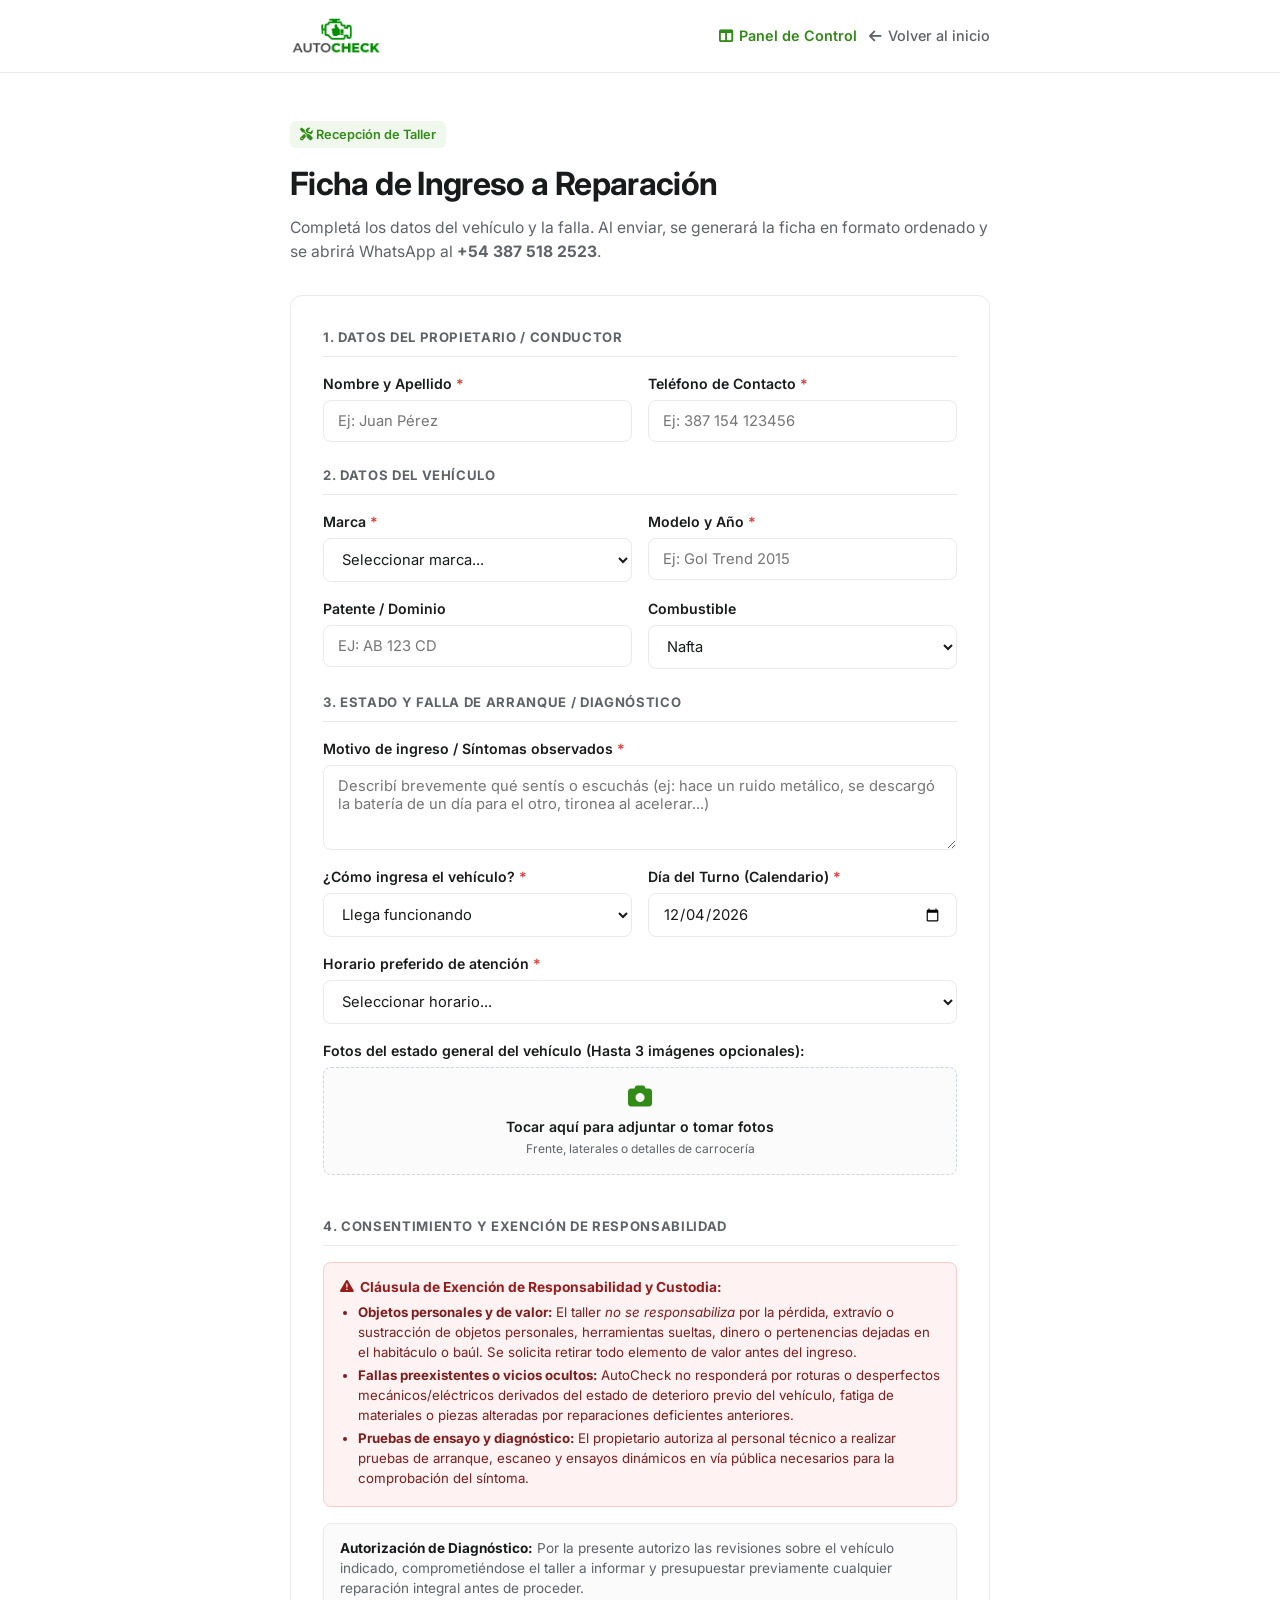
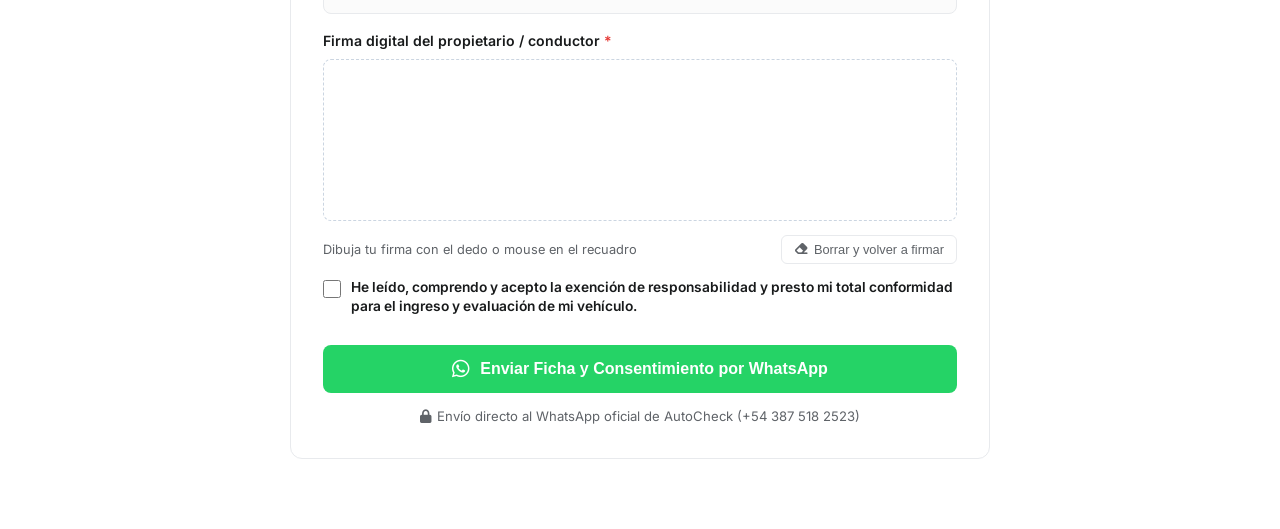
<file: ingreso.html>
<!DOCTYPE html>
<html lang="es">
<head>
  <meta charset="UTF-8">
  <meta name="viewport" content="width=device-width, initial-scale=1.0">
  <title>Ingreso de Vehículo a Reparación | AutoCheck Salta</title>
  <link rel="icon" type="image/png" href="logo.png">
  <link rel="preconnect" href="https://fonts.googleapis.com">
  <link rel="preconnect" href="https://fonts.gstatic.com" crossorigin>
  <link href="https://fonts.googleapis.com/css2?family=Inter:wght@400;500;600;700&display=swap" rel="stylesheet">
  <link rel="stylesheet" href="https://cdnjs.cloudflare.com/ajax/libs/font-awesome/6.5.1/css/all.min.css">

  <style>
    :root {
      --green: #328b18;
      --green-hover: #276e13;
      --green-soft: #f0f8ee;
      --text-main: #181a1b;
      --text-muted: #5f6368;
      --border: #e8eaed;
      --input-bg: #ffffff;
      --bg-alt: #fbfbfb;
    }

    * {
      box-sizing: border-box;
      margin: 0;
      padding: 0;
    }

    body {
      font-family: 'Inter', -apple-system, sans-serif;
      background-color: #ffffff;
      color: var(--text-main);
      line-height: 1.5;
      -webkit-font-smoothing: antialiased;
    }

    .container {
      max-width: 740px;
      margin: 0 auto;
      padding: 0 20px;
    }

    /* HEADER */
    header {
      background: #ffffff;
      border-bottom: 1px solid var(--border);
    }

    .header-inner {
      height: 72px;
      display: flex;
      align-items: center;
      justify-content: space-between;
    }

    .logo img {
      height: 40px;
      width: auto;
      display: block;
    }

    .btn-back {
      color: var(--text-muted);
      text-decoration: none;
      font-size: 0.9rem;
      font-weight: 500;
      display: inline-flex;
      align-items: center;
      gap: 6px;
      transition: color 0.2s;
    }

    .btn-back:hover {
      color: var(--text-main);
    }

    /* FORM CONTENT */
    .form-wrapper {
      padding: 48px 0 70px;
    }

    .form-header {
      margin-bottom: 32px;
    }

    .badge-tag {
      display: inline-block;
      background: var(--green-soft);
      color: var(--green);
      padding: 4px 10px;
      border-radius: 6px;
      font-size: 0.8rem;
      font-weight: 600;
      margin-bottom: 12px;
    }

    .form-header h1 {
      font-size: 2rem;
      font-weight: 700;
      letter-spacing: -0.02em;
      margin-bottom: 8px;
    }

    .form-header p {
      color: var(--text-muted);
      font-size: 0.98rem;
    }

    .form-card {
      border: 1px solid var(--border);
      border-radius: 12px;
      padding: 32px;
      background: #ffffff;
    }

    .section-subtitle {
      font-size: 0.82rem;
      font-weight: 700;
      text-transform: uppercase;
      letter-spacing: 0.05em;
      color: var(--text-muted);
      margin: 24px 0 16px;
      padding-bottom: 8px;
      border-bottom: 1px solid var(--border);
    }

    .section-subtitle:first-of-type {
      margin-top: 0;
    }

    .form-grid {
      display: grid;
      grid-template-columns: 1fr 1fr;
      gap: 16px;
    }

    .col-full {
      grid-column: 1 / -1;
    }

    .form-group {
      display: flex;
      flex-direction: column;
      gap: 6px;
    }

    label {
      font-size: 0.88rem;
      font-weight: 600;
      color: var(--text-main);
    }

    .required {
      color: #e53935;
    }

    input, select, textarea {
      width: 100%;
      padding: 11px 14px;
      border: 1px solid var(--border);
      border-radius: 8px;
      font-family: inherit;
      font-size: 0.92rem;
      background: var(--input-bg);
      color: var(--text-main);
      transition: border-color 0.2s, box-shadow 0.2s;
    }

    input:focus, select:focus, textarea:focus {
      outline: none;
      border-color: var(--green);
      box-shadow: 0 0 0 3px rgba(50, 139, 24, 0.12);
    }

    textarea {
      resize: vertical;
      min-height: 85px;
    }

    /* ESTADO DEL VEHICULO (CHIPS) */
    .chips-group {
      display: grid;
      grid-template-columns: repeat(3, 1fr);
      gap: 10px;
    }

    .chip-radio {
      position: relative;
    }

    .chip-radio input {
      position: absolute;
      opacity: 0;
      pointer-events: none;
    }

    .chip-label {
      display: flex;
      align-items: center;
      justify-content: center;
      text-align: center;
      padding: 11px 10px;
      border: 1px solid var(--border);
      border-radius: 8px;
      font-size: 0.85rem;
      font-weight: 500;
      color: var(--text-muted);
      cursor: pointer;
      transition: all 0.2s;
    }

    /* SUBIDA DE FOTOS DEL VEHÍCULO */
    .photo-upload-box {
      border: 1.5px dashed #cbd5e1;
      border-radius: 8px;
      padding: 16px;
      text-align: center;
      background: var(--bg-alt);
      transition: border-color 0.2s;
      cursor: pointer;
    }
    .photo-upload-box:hover {
      border-color: var(--green);
    }
    .photo-previews {
      display: grid;
      grid-template-columns: repeat(3, 1fr);
      gap: 10px;
      margin-top: 12px;
    }
    .photo-thumb {
      position: relative;
      height: 90px;
      border-radius: 6px;
      overflow: hidden;
      border: 1px solid var(--border);
      background: #f1f5f9;
    }
    .photo-thumb img {
      width: 100%;
      height: 100%;
      object-fit: cover;
      display: block;
    }
    .photo-thumb .btn-del-photo {
      position: absolute;
      top: 4px;
      right: 4px;
      background: rgba(0,0,0,0.65);
      color: #fff;
      border: none;
      width: 20px;
      height: 20px;
      border-radius: 50%;
      display: flex;
      align-items: center;
      justify-content: center;
      font-size: 10px;
      cursor: pointer;
    }

    /* EXENCIÓN DE RESPONSABILIDAD */
    .disclaimer-box {
      background: #fef2f2;
      border: 1px solid #fecaca;
      border-radius: 8px;
      padding: 14px 16px;
      margin-bottom: 16px;
      font-size: 0.83rem;
      color: #7f1d1d;
      line-height: 1.5;
    }
    .disclaimer-box h4 {
      font-size: 0.86rem;
      color: #991b1b;
      margin-bottom: 6px;
      display: flex;
      align-items: center;
      gap: 6px;
    }
    .disclaimer-box ul {
      margin-left: 18px;
      margin-top: 4px;
    }
    .disclaimer-box li {
      margin-bottom: 3px;
    }

    /* FIRMA DIGITAL Y CONSENTIMIENTO */
    .consent-box {
      background: var(--bg-alt);
      border: 1px solid var(--border);
      border-radius: 8px;
      padding: 14px 16px;
      margin-bottom: 16px;
      font-size: 0.85rem;
      color: var(--text-muted);
      line-height: 1.5;
    }

    .consent-box strong {
      color: var(--text-main);
    }

    .signature-area {
      display: flex;
      flex-direction: column;
      gap: 8px;
    }

    .canvas-container {
      position: relative;
      background: #ffffff;
      border: 1.5px dashed #cbd5e1;
      border-radius: 8px;
      overflow: hidden;
      touch-action: none;
    }

    .canvas-container:hover, .canvas-container.active {
      border-color: var(--green);
    }

    #signaturePad {
      display: block;
      width: 100%;
      height: 160px;
      cursor: crosshair;
    }

    .canvas-actions {
      display: flex;
      justify-content: space-between;
      align-items: center;
      margin-top: 6px;
    }

    .btn-clear-sig {
      background: transparent;
      border: 1px solid var(--border);
      border-radius: 6px;
      color: var(--text-muted);
      font-size: 0.8rem;
      font-weight: 500;
      padding: 6px 12px;
      cursor: pointer;
      display: inline-flex;
      align-items: center;
      gap: 6px;
      transition: all 0.2s;
    }

    .btn-clear-sig:hover {
      border-color: #e53935;
      color: #e53935;
      background: #fff5f5;
    }

    .sig-status {
      font-size: 0.8rem;
      color: var(--text-muted);
    }

    .sig-status.signed {
      color: var(--green);
      font-weight: 600;
    }

    .checkbox-consent {
      display: flex;
      align-items: flex-start;
      gap: 10px;
      margin-top: 14px;
      cursor: pointer;
    }

    .checkbox-consent input {
      width: 18px;
      height: 18px;
      margin-top: 2px;
      accent-color: var(--green);
      cursor: pointer;
      flex-shrink: 0;
    }

    .checkbox-consent span {
      font-size: 0.86rem;
      color: var(--text-main);
      line-height: 1.4;
    }

    /* BOTON DE ENVIO A WHATSAPP */
    .submit-btn {
      width: 100%;
      background: #25d366;
      color: #ffffff;
      border: none;
      padding: 14px 20px;
      border-radius: 8px;
      font-size: 1rem;
      font-weight: 600;
      cursor: pointer;
      display: flex;
      align-items: center;
      justify-content: center;
      gap: 10px;
      margin-top: 28px;
      transition: background 0.2s, transform 0.1s;
    }

    .submit-btn:hover {
      background: #20bd5a;
    }

    .submit-btn:active {
      transform: scale(0.99);
    }

    .form-footer-note {
      text-align: center;
      color: var(--text-muted);
      font-size: 0.82rem;
      margin-top: 14px;
      display: flex;
      align-items: center;
      justify-content: center;
      gap: 6px;
    }

    @media (max-width: 600px) {
      .form-grid { grid-template-columns: 1fr; }
      .chips-group { grid-template-columns: 1fr; }
      .form-card { padding: 22px 18px; }
      .form-header h1 { font-size: 1.65rem; }
    }
  </style>
</head>
<body>

  <!-- HEADER -->
  <header>
    <div class="container header-inner">
      <a href="index.html" class="logo">
        <img src="logo.png" alt="AutoCheck Logo">
      </a>
      <div style="display:flex; align-items:center; gap:12px;">
        <a href="panel.html" class="btn-back" style="color:var(--green); font-weight:600;">
          <i class="fa-solid fa-table-columns"></i> Panel de Control
        </a>
        <a href="index.html" class="btn-back">
          <i class="fa-solid fa-arrow-left"></i> Volver al inicio
        </a>
      </div>
    </div>
  </header>

  <!-- FORM CONTAINER -->
  <main class="form-wrapper">
    <div class="container">
      
      <div class="form-header">
        <span class="badge-tag"><i class="fa-solid fa-screwdriver-wrench"></i> Recepción de Taller</span>
        <h1>Ficha de Ingreso a Reparación</h1>
        <p>Completá los datos del vehículo y la falla. Al enviar, se generará la ficha en formato ordenado y se abrirá WhatsApp al <strong>+54 387 518 2523</strong>.</p>
      </div>

      <div class="form-card">
        <form id="ingresoForm" onsubmit="enviarWhatsApp(event)">
          
          <!-- DATOS DEL CLIENTE -->
          <div class="section-subtitle">1. Datos del Propietario / Conductor</div>
          <div class="form-grid">
            <div class="form-group">
              <label for="clienteNombre">Nombre y Apellido <span class="required">*</span></label>
              <input type="text" id="clienteNombre" placeholder="Ej: Juan Pérez" required>
            </div>

            <div class="form-group">
              <label for="clienteTelefono">Teléfono de Contacto <span class="required">*</span></label>
              <input type="tel" id="clienteTelefono" placeholder="Ej: 387 154 123456" required>
            </div>
          </div>

          <!-- DATOS DEL VEHÍCULO -->
          <div class="section-subtitle">2. Datos del Vehículo</div>
          <div class="form-grid">
            <div class="form-group">
              <label for="vehiculoMarca">Marca <span class="required">*</span></label>
              <select id="vehiculoMarca" required>
                <option value="">Seleccionar marca...</option>
                <option value="Volkswagen">Volkswagen</option>
                <option value="Chevrolet">Chevrolet</option>
                <option value="Fiat">Fiat</option>
                <option value="Renault">Renault</option>
                <option value="Ford">Ford</option>
                <option value="Peugeot">Peugeot</option>
                <option value="Toyota">Toyota</option>
                <option value="Citroën">Citroën</option>
                <option value="Otra">Otra marca</option>
              </select>
            </div>

            <div class="form-group">
              <label for="vehiculoModelo">Modelo y Año <span class="required">*</span></label>
              <input type="text" id="vehiculoModelo" placeholder="Ej: Gol Trend 2015" required>
            </div>

            <div class="form-group">
              <label for="vehiculoPatente">Patente / Dominio</label>
              <input type="text" id="vehiculoPatente" placeholder="Ej: AB 123 CD" style="text-transform: uppercase;">
            </div>

            <div class="form-group">
              <label for="vehiculoCombustible">Combustible</label>
              <select id="vehiculoCombustible">
                <option value="Nafta">Nafta</option>
                <option value="Nafta + GNC">Nafta + GNC</option>
                <option value="Diesel">Diesel</option>
              </select>
            </div>
          </div>

          <!-- DIAGNÓSTICO Y PROBLEMA -->
          <div class="section-subtitle">3. Estado y Falla de Arranque / Diagnóstico</div>

          <div class="form-grid">
            <div class="form-group col-full">
              <label for="motivoIngreso">Motivo de ingreso / Síntomas observados <span class="required">*</span></label>
              <textarea id="motivoIngreso" placeholder="Describí brevemente qué sentís o escuchás (ej: hace un ruido metálico, se descargó la batería de un día para el otro, tironea al acelerar...)" required></textarea>
            </div>

            <div class="form-group">
              <label for="modoLlegada">¿Cómo ingresa el vehículo? <span class="required">*</span></label>
              <select id="modoLlegada" required>
                <option value="Andando">Llega funcionando</option>
                <option value="En grúa / Remolque">En grúa / Remolque</option>
                <option value="A coordinar auxilio / revisión">A coordinar auxilio / revisión en domicilio</option>
              </select>
            </div>

            <div class="form-group">
              <label for="fechaTurno">Día del Turno (Calendario) <span class="required">*</span></label>
              <input type="date" id="fechaTurno" required>
            </div>

            <div class="form-group col-full">
              <label for="franjaTurno">Horario preferido de atención <span class="required">*</span></label>
              <select id="franjaTurno" required>
                <option value="">Seleccionar horario...</option>
                <option value="Mañana (09:00 a 11:00 hs)">Mañana (09:00 a 11:00 hs)</option>
                <option value="Mediodía (11:00 a 13:00 hs)">Mediodía (11:00 a 13:00 hs)</option>
                <option value="Tarde temprano (13:00 a 15:00 hs)">Tarde temprano (13:00 a 15:00 hs)</option>
                <option value="Tarde (15:00 a 17:00 hs)">Tarde (15:00 a 17:00 hs)</option>
                <option value="Urgente / A coordinar por auxilio">Urgencia inmediata / Auxilio</option>
              </select>
            </div>

            <!-- FOTOS DEL ESTADO GENERAL DEL VEHÍCULO -->
            <div class="form-group col-full">
              <label>Fotos del estado general del vehículo (Hasta 3 imágenes opcionales):</label>
              <div class="photo-upload-box" onclick="document.getElementById('inputFotos').click()">
                <i class="fa-solid fa-camera" style="font-size:1.5rem; color:var(--green); margin-bottom:6px; display:block;"></i>
                <span style="font-size:0.88rem; font-weight:600; color:var(--text-main);">Tocar aquí para adjuntar o tomar fotos</span>
                <span style="font-size:0.75rem; color:var(--text-muted); display:block; margin-top:2px;">Frente, laterales o detalles de carrocería</span>
              </div>
              <input type="file" id="inputFotos" accept="image/*" multiple style="display:none;" onchange="manejarFotos(event)">
              <div id="previewsContainer" class="photo-previews"></div>
            </div>
          </div>

          <!-- 4. CONSENTIMIENTO Y EXENCIÓN DE RESPONSABILIDAD -->
          <div class="section-subtitle">4. Consentimiento y Exención de Responsabilidad</div>

          <!-- CLÁUSULA DE EXENCIÓN DE RESPONSABILIDAD -->
          <div class="disclaimer-box">
            <h4><i class="fa-solid fa-triangle-exclamation"></i> Cláusula de Exención de Responsabilidad y Custodia:</h4>
            <ul>
              <li><strong>Objetos personales y de valor:</strong> El taller <em>no se responsabiliza</em> por la pérdida, extravío o sustracción de objetos personales, herramientas sueltas, dinero o pertenencias dejadas en el habitáculo o baúl. Se solicita retirar todo elemento de valor antes del ingreso.</li>
              <li><strong>Fallas preexistentes o vicios ocultos:</strong> AutoCheck no responderá por roturas o desperfectos mecánicos/eléctricos derivados del estado de deterioro previo del vehículo, fatiga de materiales o piezas alteradas por reparaciones deficientes anteriores.</li>
              <li><strong>Pruebas de ensayo y diagnóstico:</strong> El propietario autoriza al personal técnico a realizar pruebas de arranque, escaneo y ensayos dinámicos en vía pública necesarios para la comprobación del síntoma.</li>
            </ul>
          </div>

          <div class="consent-box">
            <p><strong>Autorización de Diagnóstico:</strong> Por la presente autorizo las revisiones sobre el vehículo indicado, comprometiéndose el taller a informar y presupuestar previamente cualquier reparación integral antes de proceder.</p>
          </div>

          <div class="signature-area">
            <label>Firma digital del propietario / conductor <span class="required">*</span></label>
            <div class="canvas-container" id="canvasContainer">
              <canvas id="signaturePad"></canvas>
            </div>
            <div class="canvas-actions">
              <span id="sigStatus" class="sig-status">Dibuja tu firma con el dedo o mouse en el recuadro</span>
              <button type="button" class="btn-clear-sig" onclick="limpiarFirma()">
                <i class="fa-solid fa-eraser"></i> Borrar y volver a firmar
              </button>
            </div>
          </div>

          <label class="checkbox-consent">
            <input type="checkbox" id="checkAcepto" required>
            <span>He leído, comprendo y acepto la exención de responsabilidad y presto mi total conformidad para el ingreso y evaluación de mi vehículo.</span>
          </label>

          <!-- BOTÓN ENVIAR -->
          <button type="submit" class="submit-btn">
            <i class="fa-brands fa-whatsapp" style="font-size: 1.25rem;"></i>
            Enviar Ficha y Consentimiento por WhatsApp
          </button>

          <div class="form-footer-note">
            <i class="fa-solid fa-lock"></i>
            Envío directo al WhatsApp oficial de AutoCheck (+54 387 518 2523)
          </div>

        </form>
      </div>

    </div>
  </main>

  <script>
    // Configuración del Lienzo (Canvas) para la Firma Digital
    const canvas = document.getElementById('signaturePad');
    const ctx = canvas.getContext('2d');
    const container = document.getElementById('canvasContainer');
    const sigStatus = document.getElementById('sigStatus');
    let drawing = false;
    let hasSigned = false;

    function resizeCanvas() {
      const rect = container.getBoundingClientRect();
      const dpr = window.devicePixelRatio || 1;
      
      // Preservar si ya había firmado al redimensionar
      const prevData = hasSigned ? canvas.toDataURL() : null;
      
      canvas.width = rect.width * dpr;
      canvas.height = 160 * dpr;
      canvas.style.width = `${rect.width}px`;
      canvas.style.height = `160px`;
      ctx.scale(dpr, dpr);
      ctx.strokeStyle = '#181a1b';
      ctx.lineWidth = 2.2;
      ctx.lineCap = 'round';
      ctx.lineJoin = 'round';

      if (prevData) {
        const img = new Image();
        img.src = prevData;
        img.onload = () => ctx.drawImage(img, 0, 0, rect.width, 160);
      }
    }

    window.addEventListener('resize', resizeCanvas);
    window.addEventListener('DOMContentLoaded', () => {
      resizeCanvas();
      
      // Bloquear fechas pasadas en el calendario
      const inputFecha = document.getElementById('fechaTurno');
      if (inputFecha) {
        const hoy = new Date().toISOString().split('T')[0];
        inputFecha.min = hoy;
        inputFecha.value = hoy; // Sugiere el día actual por defecto
      }
    });

    function getCoords(e) {
      const rect = canvas.getBoundingClientRect();
      if (e.touches && e.touches.length > 0) {
        return {
          x: e.touches[0].clientX - rect.left,
          y: e.touches[0].clientY - rect.top
        };
      }
      return {
        x: e.clientX - rect.left,
        y: e.clientY - rect.top
      };
    }

    function startDraw(e) {
      drawing = true;
      const { x, y } = getCoords(e);
      ctx.beginPath();
      ctx.moveTo(x, y);
      container.classList.add('active');
      if (e.cancelable) e.preventDefault();
    }

    function draw(e) {
      if (!drawing) return;
      const { x, y } = getCoords(e);
      ctx.lineTo(x, y);
      ctx.stroke();
      hasSigned = true;
      sigStatus.textContent = "✓ Firma registrada correctamente";
      sigStatus.classList.add('signed');
      if (e.cancelable) e.preventDefault();
    }

    function endDraw(e) {
      if (!drawing) return;
      drawing = false;
      ctx.closePath();
      container.classList.remove('active');
    }

    // Eventos Mouse
    canvas.addEventListener('mousedown', startDraw);
    canvas.addEventListener('mousemove', draw);
    window.addEventListener('mouseup', endDraw);

    // Eventos Touch (Celulares y Tablets)
    canvas.addEventListener('touchstart', startDraw, { passive: false });
    canvas.addEventListener('touchmove', draw, { passive: false });
    window.addEventListener('touchend', endDraw);
    window.addEventListener('touchcancel', endDraw);

    function limpiarFirma() {
      ctx.clearRect(0, 0, canvas.width, canvas.height);
      hasSigned = false;
      sigStatus.textContent = "Dibuja tu firma con el dedo o mouse en el recuadro";
      sigStatus.classList.remove('signed');
    }

    // GESTIÓN DE HASTA 3 FOTOS DEL VEHÍCULO
    let fotosVehiculo = [];

    function manejarFotos(event) {
      const files = Array.from(event.target.files);
      if (!files.length) return;

      const cupoRestante = 3 - fotosVehiculo.length;
      if (cupoRestante <= 0) {
        alert("Ya has cargado el máximo de 3 imágenes.");
        return;
      }

      const aProcesar = files.slice(0, cupoRestante);

      aProcesar.forEach(file => {
        const reader = new FileReader();
        reader.onload = function(e) {
          // Redimensionar para no saturar memoria en localStorage
          const img = new Image();
          img.onload = function() {
            const canvasImg = document.createElement('canvas');
            const maxW = 600;
            const scale = Math.min(1, maxW / img.width);
            canvasImg.width = img.width * scale;
            canvasImg.height = img.height * scale;
            const ctxImg = canvasImg.getContext('2d');
            ctxImg.drawImage(img, 0, 0, canvasImg.width, canvasImg.height);
            const dataUrl = canvasImg.toDataURL('image/jpeg', 0.7);

            fotosVehiculo.push(dataUrl);
            renderizarFotos();
          };
          img.src = e.target.result;
        };
        reader.readAsDataURL(file);
      });
      event.target.value = '';
    }

    function renderizarFotos() {
      const cont = document.getElementById('previewsContainer');
      cont.innerHTML = '';
      fotosVehiculo.forEach((src, idx) => {
        const div = document.createElement('div');
        div.className = 'photo-thumb';
        div.innerHTML = `
          <img src="${src}" alt="Foto ${idx + 1}">
          <button type="button" class="btn-del-photo" onclick="eliminarFoto(${idx})" title="Eliminar foto">&times;</button>
        `;
        cont.appendChild(div);
      });
    }

    function eliminarFoto(idx) {
      fotosVehiculo.splice(idx, 1);
      renderizarFotos();
    }

    function enviarWhatsApp(e) {
      e.preventDefault();

      if (!hasSigned) {
        alert("Por favor firma en el recuadro de consentimiento antes de continuar.");
        container.scrollIntoView({ behavior: 'smooth', block: 'center' });
        container.style.borderColor = '#e53935';
        setTimeout(() => container.style.borderColor = '', 2000);
        return;
      }

      const acepto = document.getElementById('checkAcepto').checked;
      if (!acepto) {
        alert("Debes aceptar la exención de responsabilidad y conformidad para continuar.");
        return;
      }

      const nombre = document.getElementById('clienteNombre').value.trim();
      const telefono = document.getElementById('clienteTelefono').value.trim();
      const marca = document.getElementById('vehiculoMarca').value;
      const modelo = document.getElementById('vehiculoModelo').value.trim();
      const patente = document.getElementById('vehiculoPatente').value.trim().toUpperCase() || 'A confirmar';
      const combustible = document.getElementById('vehiculoCombustible').value;
      
      const motivo = document.getElementById('motivoIngreso').value.trim();
      const modoLlegada = document.getElementById('modoLlegada').value;
      
      // Formatear fecha del turno seleccionada en el calendario (AAAA-MM-DD a DD/MM/AAAA)
      const rawFecha = document.getElementById('fechaTurno').value;
      let fechaFormateada = rawFecha;
      if (rawFecha) {
        const partes = rawFecha.split('-');
        if (partes.length === 3) {
          fechaFormateada = `${partes[2]}/${partes[1]}/${partes[0]}`;
        }
      }
      const franja = document.getElementById('franjaTurno').value;

      // Fecha y hora del consentimiento
      const ahora = new Date();
      const fechaHoraFirma = ahora.toLocaleString('es-AR', { dateStyle: 'short', timeStyle: 'short' });

      // Guardar automáticamente en el Panel de Control (localStorage)
      try {
        const STORAGE_KEY = 'autocheck_ingresos_data';
        const listaActual = JSON.parse(localStorage.getItem(STORAGE_KEY) || '[]');
        const nuevoId = "ING-" + (listaActual.length + 101);
        
        const nuevoRegistro = {
          id: nuevoId,
          fecha: ahora.toLocaleDateString('es-AR'),
          hora: ahora.toLocaleTimeString('es-AR', { hour: '2-digit', minute: '2-digit' }),
          turnoFecha: fechaFormateada,
          turnoFranja: franja,
          cliente: nombre,
          telefono: telefono,
          marca: marca,
          modelo: modelo,
          patente: patente,
          combustible: combustible,
          falla: motivo,
          modoLlegada: modoLlegada,
          fotos: fotosVehiculo, // Array de hasta 3 fotos en base64
          firmaImagen: canvas.toDataURL('image/png'), // Guardar trazo de la firma digital
          estado: 'INGRESADO',
          diagnostico: 'Recepción registrada. Pendiente de escaneo técnico.',
          presupuesto: '',
          firmaRegistrada: true,
          exencionAceptada: true
        };

        listaActual.unshift(nuevoRegistro);
        localStorage.setItem(STORAGE_KEY, JSON.stringify(listaActual));
      } catch (err) {
        console.error('Error guardando en el panel:', err);
      }

      const fotosTexto = fotosVehiculo.length > 0 ? `📸 ${fotosVehiculo.length} foto(s) del vehículo adjuntadas en sistema` : '📸 Sin fotos adjuntas';

      // Mensaje formateado para WhatsApp
      const mensaje = 
`*AUTOCHECK - INGRESO DE VEHÍCULO*
----------------------------------------
👤 *Cliente:* ${nombre}
📞 *Teléfono:* ${telefono}

🚗 *Vehículo:* ${marca} ${modelo}
🔢 *Patente:* ${patente}
⛽ *Combustible:* ${combustible}

📝 *Motivo / Síntomas:*
${motivo}

🚚 *Modo de llegada:* ${modoLlegada}
${fotosTexto}
📅 *Día del turno elegido:* ${fechaFormateada}
⏰ *Franja horaria:* ${franja}

⚠️ *Exención de responsabilidad:* Aceptada por el titular (sin objetos de valor y fallas preexistentes).
✍️ *CONSENTIMIENTO Y FIRMA:*
✅ Autorización de diagnóstico firmada digitalmente.
🕒 *Fecha/Hora de registro:* ${fechaHoraFirma}
----------------------------------------
_Enviado desde el formulario web de AutoCheck_`;

      const numeroDestino = "543875182523";
      const url = `https://wa.me/${numeroDestino}?text=${encodeURIComponent(mensaje)}`;

      // Abrir WhatsApp en nueva pestaña
      window.open(url, '_blank');
    }
  </script>

</body>
</html>
</file>
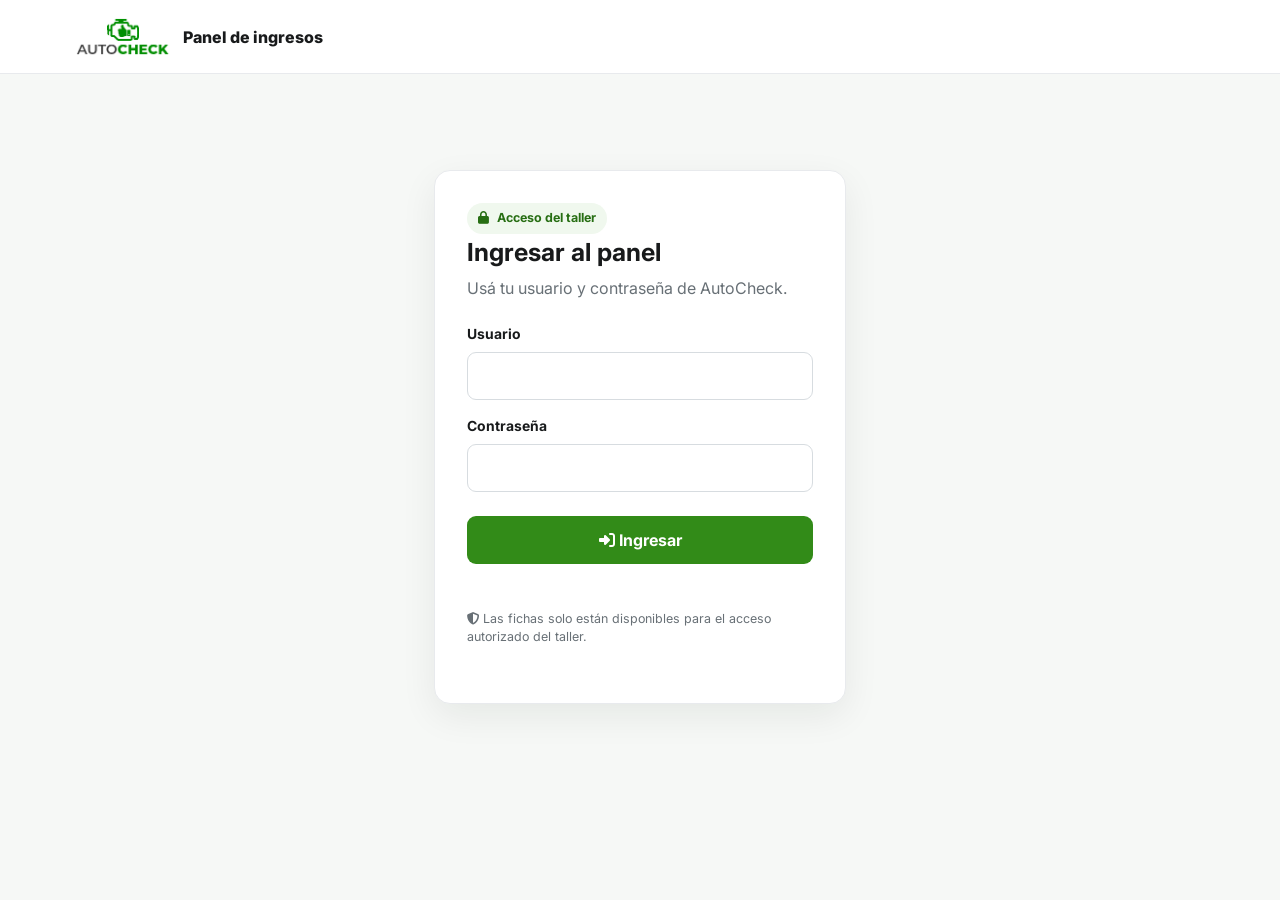
<file: panel-ingresos.html>
<!DOCTYPE html>
<html lang="es">
<head>
  <meta charset="UTF-8">
  <meta name="viewport" content="width=device-width, initial-scale=1.0">
  <title>Panel de Ingresos | AutoCheck Salta</title>
  <link rel="icon" type="image/png" href="logo.png">
  <link rel="preconnect" href="https://fonts.googleapis.com">
  <link rel="preconnect" href="https://fonts.gstatic.com" crossorigin>
  <link href="https://fonts.googleapis.com/css2?family=Inter:wght@400;500;600;700;800&display=swap" rel="stylesheet">
  <link rel="stylesheet" href="https://cdnjs.cloudflare.com/ajax/libs/font-awesome/6.5.1/css/all.min.css">
  <style>
    :root{--green:#328b18;--green-dark:#276e13;--green-soft:#f0f8ee;--ink:#181a1b;--muted:#687076;--line:#e8eaed;--bg:#f6f8f6;--white:#fff;--shadow:0 12px 36px rgba(20,35,20,.07)}
    *{box-sizing:border-box}body{margin:0;background:var(--bg);color:var(--ink);font-family:Inter,-apple-system,sans-serif;line-height:1.5}button,input,select,textarea{font:inherit}button{cursor:pointer}header{height:74px;background:#fff;border-bottom:1px solid var(--line)}.header-inner{height:100%;max-width:1180px;margin:auto;padding:0 24px;display:flex;align-items:center;justify-content:space-between}.brand{display:flex;align-items:center;gap:12px;text-decoration:none;color:var(--ink);font-weight:800}.brand img{height:42px}.header-actions{display:flex;align-items:center;gap:14px}.header-user{font-size:.85rem;color:var(--muted)}.text-button{border:0;background:none;color:var(--green-dark);font-weight:700;padding:9px}.wrap{max-width:1180px;margin:36px auto;padding:0 24px 56px}.eyebrow{display:inline-flex;align-items:center;gap:8px;padding:6px 11px;border-radius:999px;background:var(--green-soft);color:var(--green-dark);font-size:.78rem;font-weight:700}.page-title{font-size:clamp(1.8rem,4vw,2.5rem);letter-spacing:-.04em;margin:12px 0 4px}.subtitle{color:var(--muted);margin:0}.login-wrap{max-width:460px;margin:8vh auto;padding:24px}.card{background:var(--white);border:1px solid var(--line);border-radius:16px;box-shadow:var(--shadow)}.login-card{padding:32px}.login-card h1{margin:0 0 5px;font-size:1.55rem}.login-card>p{color:var(--muted);margin:0 0 24px}.field{display:grid;gap:7px;margin:16px 0}.field label{font-size:.87rem;font-weight:700}.field input,.field select,.field textarea,.toolbar input,.toolbar select{width:100%;padding:11px 12px;border:1px solid #d7dce0;border-radius:9px;background:#fff;color:var(--ink);outline:none}.field input:focus,.field select:focus,.field textarea:focus,.toolbar input:focus,.toolbar select:focus{border-color:var(--green);box-shadow:0 0 0 3px #328b181a}.primary{border:0;border-radius:9px;background:var(--green);color:#fff;font-weight:700;padding:12px 16px;transition:background .15s}.primary:hover{background:var(--green-dark)}.primary:disabled{opacity:.6;cursor:wait}.wide{width:100%;margin-top:8px}.message{min-height:22px;margin:12px 0 0;color:#b42318;font-size:.88rem}.small-note{font-size:.78rem;color:var(--muted);margin:14px 0 0}.metrics{display:grid;grid-template-columns:repeat(4,1fr);gap:14px;margin:26px 0}.metric{padding:18px 20px}.metric-label{color:var(--muted);font-size:.82rem;font-weight:600}.metric-number{font-size:1.75rem;font-weight:800;letter-spacing:-.04em;margin-top:4px}.toolbar{padding:16px;display:grid;grid-template-columns:minmax(180px,1fr) 240px auto;gap:12px;align-items:center;margin-bottom:18px}.toolbar .search{position:relative}.toolbar .search i{position:absolute;left:13px;top:13px;color:#879098}.toolbar .search input{padding-left:38px}.refresh{white-space:nowrap}.records{display:grid;gap:14px}.record{padding:20px 22px}.record-top{display:flex;justify-content:space-between;gap:18px;align-items:flex-start}.person{font-size:1.08rem;font-weight:800}.muted{color:var(--muted);font-size:.88rem}.record-date{text-align:right;color:var(--muted);font-size:.8rem;white-space:nowrap}.vehicle-line{margin-top:12px;font-weight:700}.details-grid{display:grid;grid-template-columns:repeat(3,minmax(0,1fr));gap:12px;margin-top:15px}.detail-label{display:block;color:var(--muted);font-size:.72rem;font-weight:700;text-transform:uppercase;letter-spacing:.04em}.detail-value{font-size:.88rem;overflow-wrap:anywhere}.reason{margin-top:13px;padding:12px 14px;border-radius:9px;background:#f8faf8;font-size:.88rem;white-space:pre-wrap}.management{display:grid;grid-template-columns:minmax(190px,.75fr) minmax(250px,1.25fr) auto;gap:12px;align-items:end;margin-top:16px;padding-top:16px;border-top:1px solid var(--line)}.management .field{margin:0}.management .field textarea{min-height:43px;resize:vertical}.management .primary{padding:11px 15px}.signature{margin-top:14px}.signature summary{color:var(--green-dark);font-size:.82rem;font-weight:700;cursor:pointer}.signature img{display:block;max-width:min(100%,420px);max-height:180px;object-fit:contain;margin-top:9px;padding:10px;background:#fff;border:1px solid var(--line);border-radius:8px}.empty,.loading{padding:36px;text-align:center;color:var(--muted)}.empty i{font-size:1.5rem;color:var(--green);margin-bottom:10px}.toast{position:fixed;right:22px;bottom:22px;max-width:min(430px,calc(100vw - 44px));padding:12px 16px;background:#1d2b1b;color:#fff;border-radius:10px;box-shadow:var(--shadow);opacity:0;transform:translateY(8px);pointer-events:none;transition:.2s}.toast.show{opacity:1;transform:translateY(0)}.hidden{display:none!important}
    @media(max-width:760px){.metrics{grid-template-columns:repeat(2,1fr)}.toolbar{grid-template-columns:1fr}.details-grid{grid-template-columns:repeat(2,minmax(0,1fr))}.management{grid-template-columns:1fr 1fr}.management .notes-field{grid-column:1/-1}.management button{grid-column:1/-1}.record-top{gap:8px}.wrap{margin-top:26px;padding:0 14px 40px}.header-inner{padding:0 14px}.header-user{display:none}}
    @media(max-width:440px){.login-wrap{padding:14px}.login-card{padding:24px}.details-grid{grid-template-columns:1fr 1fr}.record{padding:16px}.record-date{font-size:.72rem}.brand span{font-size:.9rem}}
  </style>
</head>
<body>
  <header>
    <div class="header-inner">
      <a class="brand" href="index.html"><img src="logo.png" alt="AutoCheck"><span>Panel de ingresos</span></a>
      <div id="headerActions" class="header-actions hidden"><span id="headerUser" class="header-user"></span><button id="logoutButton" class="text-button" type="button"><i class="fa-solid fa-arrow-right-from-bracket"></i> Cerrar sesión</button></div>
    </div>
  </header>

  <main id="loginView" class="login-wrap">
    <section class="card login-card">
      <span class="eyebrow"><i class="fa-solid fa-lock"></i> Acceso del taller</span>
      <h1>Ingresar al panel</h1>
      <p>Usá tu usuario y contraseña de AutoCheck.</p>
      <form id="loginForm">
        <div class="field"><label for="username">Usuario</label><input id="username" name="username" autocomplete="username" required></div>
        <div class="field"><label for="password">Contraseña</label><input id="password" name="password" type="password" autocomplete="current-password" required></div>
        <button class="primary wide" type="submit"><i class="fa-solid fa-right-to-bracket"></i> Ingresar</button>
      </form>
      <p id="loginMessage" class="message" role="status"></p>
      <p class="small-note"><i class="fa-solid fa-shield-halved"></i> Las fichas solo están disponibles para el acceso autorizado del taller.</p>
    </section>
  </main>

  <main id="changePasswordView" class="login-wrap hidden">
    <section class="card login-card">
      <span class="eyebrow"><i class="fa-solid fa-key"></i> Primer ingreso</span>
      <h1>Elegí una contraseña nueva</h1>
      <p>Por seguridad, cambiá la contraseña temporal antes de abrir las fichas.</p>
      <form id="changePasswordForm">
        <div class="field"><label for="newPassword">Nueva contraseña</label><input id="newPassword" type="password" autocomplete="new-password" minlength="16" required><span class="small-note">Usá al menos 16 caracteres.</span></div>
        <div class="field"><label for="confirmPassword">Repetir contraseña</label><input id="confirmPassword" type="password" autocomplete="new-password" minlength="16" required></div>
        <button class="primary wide" type="submit">Guardar contraseña</button>
      </form>
      <p id="changeMessage" class="message" role="status"></p>
    </section>
  </main>

  <main id="dashboardView" class="wrap hidden">
    <span class="eyebrow"><i class="fa-solid fa-screwdriver-wrench"></i> Recepción y seguimiento</span>
    <h1 class="page-title">Fichas de ingreso</h1>
    <p class="subtitle">Consultá los datos recibidos y actualizá el estado de cada reparación.</p>
    <section class="metrics" aria-label="Resumen de ingresos">
      <div class="card metric"><div class="metric-label">Total de fichas</div><div class="metric-number" id="countTotal">—</div></div>
      <div class="card metric"><div class="metric-label">En diagnóstico</div><div class="metric-number" id="countDiagnosis">—</div></div>
      <div class="card metric"><div class="metric-label">En reparación</div><div class="metric-number" id="countRepair">—</div></div>
      <div class="card metric"><div class="metric-label">Listos para retirar</div><div class="metric-number" id="countReady">—</div></div>
    </section>
    <section class="card toolbar" aria-label="Buscar y filtrar fichas">
      <label class="search"><i class="fa-solid fa-magnifying-glass"></i><input id="searchInput" type="search" placeholder="Buscar cliente, vehículo o patente"></label>
      <select id="statusFilter" aria-label="Filtrar por estado"><option value="">Todos los estados</option></select>
      <button id="refreshButton" class="primary refresh" type="button"><i class="fa-solid fa-rotate"></i> Actualizar</button>
    </section>
    <section id="records" class="records" aria-live="polite"><div class="card loading"><i class="fa-solid fa-spinner fa-spin"></i> Cargando fichas…</div></section>
  </main>
  <div id="toast" class="toast" role="status"></div>

  <script>
    const EDGE_FUNCTION_URL = 'https://bqqmosyoehjfyljoycyj.supabase.co/functions/v1/panel-ingresos';
    const SUPABASE_PUBLISHABLE_KEY = 'sb_publishable_QV4V6faO5FPjEPtRKFOpqQ_yjK52W1m';
    const STATUSES = ['Recibido', 'En diagnóstico', 'Esperando aprobación', 'Esperando repuestos', 'En reparación', 'Listo para retirar', 'Entregado', 'Cancelado'];
    let credentials = null;
    let records = [];

    const byId = (id) => document.getElementById(id);
    const escapeHtml = (value) => String(value ?? '').replace(/[&<>"']/g, (char) => ({ '&':'&amp;', '<':'&lt;', '>':'&gt;', '"':'&quot;', "'":'&#39;' })[char]);
    const localDate = (value) => {
      if (!value) return '—';
      const parts = value.slice(0, 10).split('-').map(Number);
      return parts.length === 3 && parts.every(Boolean) ? new Date(parts[0], parts[1] - 1, parts[2]).toLocaleDateString('es-AR') : '—';
    };
    const dateTime = (value) => value ? new Date(value).toLocaleString('es-AR', { dateStyle: 'short', timeStyle: 'short' }) : '—';

    async function requestPanel(action, extra = {}) {
      const response = await fetch(EDGE_FUNCTION_URL, {
        method: 'POST',
        headers: { 'Content-Type': 'application/json', 'apikey': SUPABASE_PUBLISHABLE_KEY },
        body: JSON.stringify({ action, username: credentials.username, password: credentials.password, ...extra })
      });
      const result = await response.json().catch(() => ({}));
      if (!response.ok) throw new Error(result.error || 'No se pudo completar la operación.');
      return result;
    }

    function show(view) {
      ['loginView', 'changePasswordView', 'dashboardView'].forEach((id) => byId(id).classList.toggle('hidden', id !== view));
      byId('headerActions').classList.toggle('hidden', view !== 'dashboardView');
    }

    function showToast(message) {
      const toast = byId('toast');
      toast.textContent = message;
      toast.classList.add('show');
      setTimeout(() => toast.classList.remove('show'), 2800);
    }

    async function loadRecords() {
      byId('records').innerHTML = '<div class="card loading"><i class="fa-solid fa-spinner fa-spin"></i> Cargando fichas…</div>';
      try {
        const result = await requestPanel('list');
        records = result.data || [];
        renderRecords();
        updateMetrics();
      } catch (error) {
        byId('records').innerHTML = `<div class="card empty">${escapeHtml(error.message)}</div>`;
      }
    }

    function updateMetrics() {
      byId('countTotal').textContent = records.length;
      byId('countDiagnosis').textContent = records.filter((r) => r.estado_reparacion === 'En diagnóstico').length;
      byId('countRepair').textContent = records.filter((r) => r.estado_reparacion === 'En reparación').length;
      byId('countReady').textContent = records.filter((r) => r.estado_reparacion === 'Listo para retirar').length;
    }

    function renderRecords() {
      const term = byId('searchInput').value.trim().toLocaleLowerCase('es-AR');
      const filter = byId('statusFilter').value;
      const visible = records.filter((r) => {
        const searchable = [r.cliente_nombre, r.cliente_telefono, r.vehiculo_marca, r.vehiculo_modelo, r.vehiculo_patente].join(' ').toLocaleLowerCase('es-AR');
        return (!term || searchable.includes(term)) && (!filter || r.estado_reparacion === filter);
      });
      if (!visible.length) {
        byId('records').innerHTML = `<div class="card empty"><i class="fa-regular fa-folder-open"></i><div>${records.length ? 'No hay fichas que coincidan con la búsqueda.' : 'Todavía no hay fichas de ingreso.'}</div></div>`;
        return;
      }
      byId('records').innerHTML = visible.map((r) => {
        const signature = typeof r.firma_data_url === 'string' && r.firma_data_url.startsWith('data:image/png;base64,') ? r.firma_data_url : '';
        const statusOptions = STATUSES.map((status) => `<option value="${escapeHtml(status)}" ${r.estado_reparacion === status ? 'selected' : ''}>${escapeHtml(status)}</option>`).join('');
        return `<article class="card record" data-id="${escapeHtml(r.id)}">
          <div class="record-top"><div><div class="person">${escapeHtml(r.cliente_nombre)}</div><div class="muted"><i class="fa-solid fa-phone"></i> ${escapeHtml(r.cliente_telefono)}</div><div class="vehicle-line"><i class="fa-solid fa-car-side"></i> ${escapeHtml(r.vehiculo_marca)} ${escapeHtml(r.vehiculo_modelo)}</div></div><div class="record-date">Ingreso<br><strong>${escapeHtml(dateTime(r.created_at))}</strong></div></div>
          <div class="details-grid">
            <div><span class="detail-label">Patente</span><span class="detail-value">${escapeHtml(r.vehiculo_patente)}</span></div>
            <div><span class="detail-label">Combustible</span><span class="detail-value">${escapeHtml(r.combustible)}</span></div>
            <div><span class="detail-label">Cómo llegó</span><span class="detail-value">${escapeHtml(r.modo_llegada)}</span></div>
            <div><span class="detail-label">Turno</span><span class="detail-value">${escapeHtml(localDate(r.fecha_turno))} · ${escapeHtml(r.franja_turno)}</span></div>
            <div><span class="detail-label">Estado al arrancar</span><span class="detail-value">${escapeHtml(r.estado_arranque)}</span></div>
            <div><span class="detail-label">Consentimiento</span><span class="detail-value">${r.consentimiento ? 'Firmado · ' + escapeHtml(dateTime(r.fecha_hora_firma)) : 'Sin confirmar'}</span></div>
          </div>
          <div class="reason"><span class="detail-label">Motivo / síntomas</span>${escapeHtml(r.motivo)}</div>
          ${signature ? `<details class="signature"><summary><i class="fa-solid fa-signature"></i> Ver firma digital</summary><img src="${signature}" alt="Firma de ${escapeHtml(r.cliente_nombre)}"></details>` : ''}
          <div class="management">
            <div class="field"><label>Estado de reparación</label><select data-field="estado">${statusOptions}</select></div>
            <div class="field notes-field"><label>Notas del taller</label><textarea data-field="notas" maxlength="5000" placeholder="Seguimiento interno…">${escapeHtml(r.notas_taller || '')}</textarea></div>
            <button class="primary save-button" type="button"><i class="fa-solid fa-floppy-disk"></i> Guardar cambios</button>
          </div>
        </article>`;
      }).join('');
    }

    for (const status of STATUSES) byId('statusFilter').insertAdjacentHTML('beforeend', `<option value="${escapeHtml(status)}">${escapeHtml(status)}</option>`);
    byId('loginForm').addEventListener('submit', async (event) => {
      event.preventDefault();
      const button = event.currentTarget.querySelector('button');
      button.disabled = true;
      byId('loginMessage').textContent = '';
      credentials = { username: byId('username').value.trim(), password: byId('password').value };
      try {
        const result = await requestPanel('login');
        byId('headerUser').textContent = credentials.username;
        if (result.mustChangePassword) show('changePasswordView');
        else { show('dashboardView'); await loadRecords(); }
      } catch (error) {
        credentials = null;
        byId('loginMessage').textContent = error.message;
      } finally { button.disabled = false; }
    });

    byId('changePasswordForm').addEventListener('submit', async (event) => {
      event.preventDefault();
      const nextPassword = byId('newPassword').value;
      const confirmation = byId('confirmPassword').value;
      if (nextPassword !== confirmation) { byId('changeMessage').textContent = 'Las contraseñas no coinciden.'; return; }
      const button = event.currentTarget.querySelector('button');
      button.disabled = true;
      byId('changeMessage').textContent = '';
      try {
        await requestPanel('change_password', { new_password: nextPassword });
        credentials.password = nextPassword;
        show('dashboardView');
        await loadRecords();
      } catch (error) { byId('changeMessage').textContent = error.message; }
      finally { button.disabled = false; }
    });

    byId('records').addEventListener('click', async (event) => {
      const button = event.target.closest('.save-button');
      if (!button) return;
      const card = button.closest('.record');
      button.disabled = true;
      try {
        await requestPanel('update', {
          id: card.dataset.id,
          estado_reparacion: card.querySelector('[data-field="estado"]').value,
          notas_taller: card.querySelector('[data-field="notas"]').value
        });
        const row = records.find((item) => item.id === card.dataset.id);
        if (row) {
          row.estado_reparacion = card.querySelector('[data-field="estado"]').value;
          row.notas_taller = card.querySelector('[data-field="notas"]').value;
        }
        updateMetrics();
        showToast('Cambios guardados.');
      } catch (error) { showToast(error.message); }
      finally { button.disabled = false; }
    });

    byId('searchInput').addEventListener('input', renderRecords);
    byId('statusFilter').addEventListener('change', renderRecords);
    byId('refreshButton').addEventListener('click', loadRecords);
    byId('logoutButton').addEventListener('click', () => {
      credentials = null;
      records = [];
      byId('loginForm').reset();
      byId('changePasswordForm').reset();
      byId('searchInput').value = '';
      byId('statusFilter').value = '';
      show('loginView');
    });
  </script>
</body>
</html>
</file>
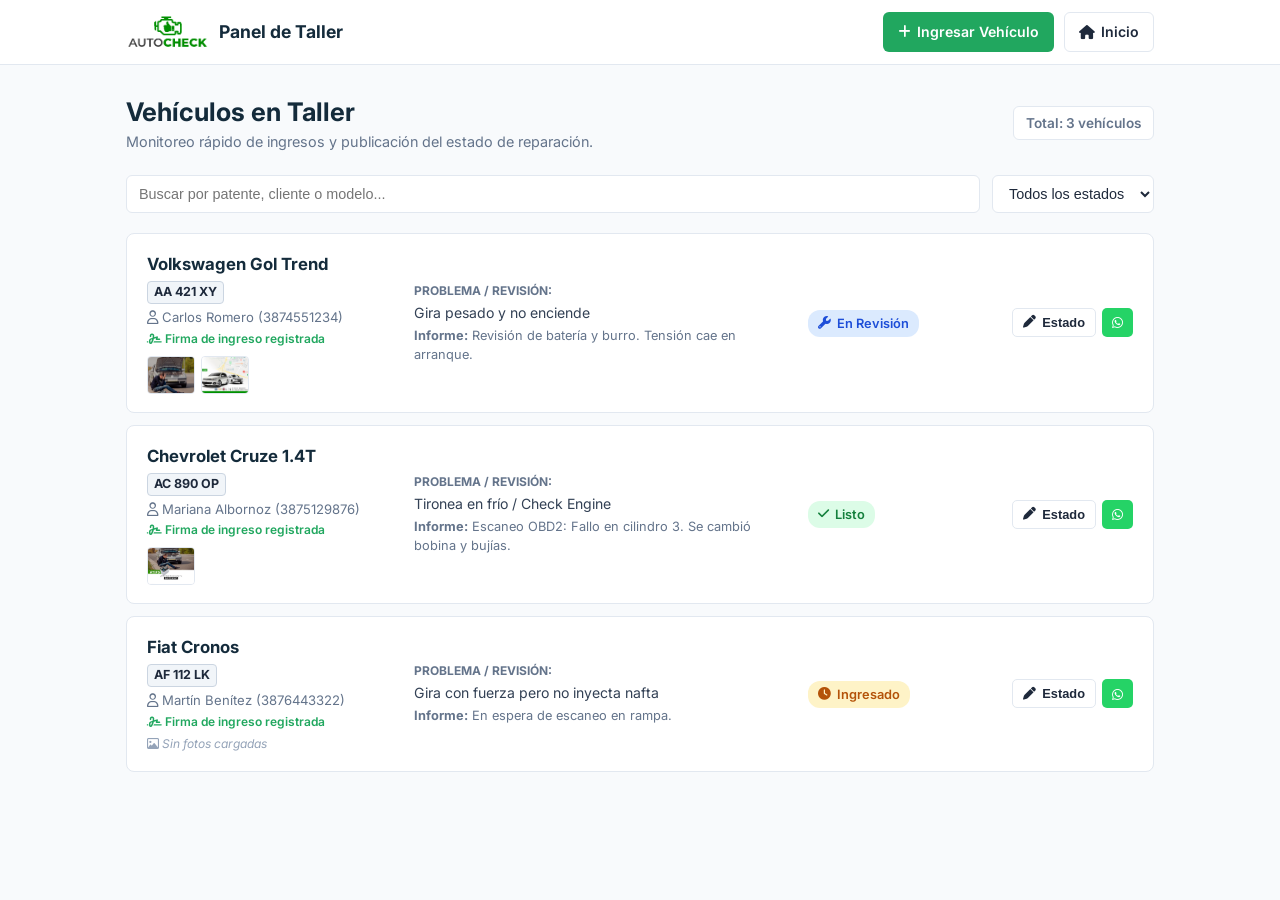
<file: panel.html>
<!DOCTYPE html>
<html lang="es">
<head>
  <meta charset="UTF-8">
  <meta name="viewport" content="width=device-width, initial-scale=1.0">
  <title>Panel de Taller | AutoCheck Salta</title>
  <link rel="icon" type="image/png" href="logo.png">
  <link rel="preconnect" href="https://fonts.googleapis.com">
  <link rel="preconnect" href="https://fonts.gstatic.com" crossorigin>
  <link href="https://fonts.googleapis.com/css2?family=Inter:wght@400;500;600;700&display=swap" rel="stylesheet">
  <link rel="stylesheet" href="https://cdnjs.cloudflare.com/ajax/libs/font-awesome/6.5.1/css/all.min.css">

  <style>
    :root {
      --green: #21a75f;
      --green-soft: #eaf7ef;
      --ink: #142b3b;
      --text: #1e293b;
      --muted: #64748b;
      --border: #e2e8f0;
      --bg: #f8fafc;
      --card: #ffffff;
      --amber: #f59e0b;
      --blue: #2563eb;
    }

    * {
      box-sizing: border-box;
      margin: 0;
      padding: 0;
    }

    body {
      font-family: 'Inter', sans-serif;
      background: var(--bg);
      color: var(--text);
      line-height: 1.5;
    }

    .container {
      max-width: 1060px;
      margin: 0 auto;
      padding: 0 16px;
    }

    /* HEADER */
    header {
      background: #ffffff;
      border-bottom: 1px solid var(--border);
      position: sticky;
      top: 0;
      z-index: 50;
    }

    .header-inner {
      height: 64px;
      display: flex;
      align-items: center;
      justify-content: space-between;
    }

    .brand {
      display: flex;
      align-items: center;
      gap: 10px;
      text-decoration: none;
      color: var(--ink);
      font-weight: 700;
      font-size: 1.1rem;
    }

    .brand img {
      height: 36px;
    }

    .nav-links {
      display: flex;
      gap: 10px;
    }

    .btn {
      display: inline-flex;
      align-items: center;
      gap: 6px;
      padding: 8px 14px;
      border-radius: 6px;
      font-size: 0.88rem;
      font-weight: 600;
      text-decoration: none;
      border: 1px solid transparent;
      cursor: pointer;
      transition: all 0.15s;
    }

    .btn-outline {
      border-color: var(--border);
      background: #ffffff;
      color: var(--text);
    }
    .btn-outline:hover {
      background: #f1f5f9;
    }

    .btn-green {
      background: var(--green);
      color: #ffffff;
    }
    .btn-green:hover {
      background: #19874b;
    }

    /* MAIN */
    main {
      padding: 28px 0 50px;
    }

    .page-header {
      display: flex;
      justify-content: space-between;
      align-items: center;
      flex-wrap: wrap;
      gap: 14px;
      margin-bottom: 22px;
    }

    .page-header h1 {
      font-size: 1.6rem;
      color: var(--ink);
    }

    .page-header p {
      font-size: 0.9rem;
      color: var(--muted);
    }

    /* BUSCADOR Y FILTROS */
    .controls {
      display: flex;
      gap: 12px;
      margin-bottom: 20px;
      flex-wrap: wrap;
    }

    .search-input {
      flex: 1;
      min-width: 240px;
      padding: 9px 12px;
      border: 1px solid var(--border);
      border-radius: 6px;
      font-size: 0.9rem;
      outline: none;
      background: #fff;
    }

    .search-input:focus {
      border-color: var(--green);
    }

    .filter-select {
      padding: 9px 12px;
      border: 1px solid var(--border);
      border-radius: 6px;
      font-size: 0.9rem;
      background: #fff;
      color: var(--text);
      outline: none;
      cursor: pointer;
    }

    /* LISTADO DE TARJETAS LIMPIAS */
    .cards-list {
      display: flex;
      flex-direction: column;
      gap: 12px;
    }

    .vehicle-card {
      background: #ffffff;
      border: 1px solid var(--border);
      border-radius: 8px;
      padding: 18px 20px;
      display: grid;
      grid-template-columns: 2fr 3fr 1.5fr auto;
      gap: 16px;
      align-items: center;
      transition: border-color 0.15s;
    }

    .vehicle-card:hover {
      border-color: #cbd5e1;
    }

    .col-car strong {
      font-size: 1.05rem;
      color: var(--ink);
      display: block;
    }

    .plate {
      display: inline-block;
      font-size: 0.78rem;
      font-weight: 700;
      background: #f1f5f9;
      border: 1px solid #cbd5e1;
      padding: 1px 6px;
      border-radius: 4px;
      margin-top: 4px;
    }

    .client-tag {
      font-size: 0.82rem;
      color: var(--muted);
      margin-top: 4px;
    }

    /* MINIATURAS DE FOTOS EN LA TARJETA */
    .vehicle-photos-row {
      display: flex;
      gap: 6px;
      margin-top: 8px;
    }

    .v-thumb {
      width: 48px;
      height: 38px;
      border-radius: 4px;
      border: 1px solid var(--border);
      object-fit: cover;
      cursor: pointer;
      transition: transform 0.15s;
    }
    .v-thumb:hover {
      transform: scale(1.08);
      border-color: var(--green);
    }

    .no-photos-tag {
      font-size: 0.75rem;
      color: #94a3b8;
      font-style: italic;
      margin-top: 4px;
    }

    .col-diag {
      font-size: 0.88rem;
      color: #334155;
    }

    .diag-title {
      font-size: 0.75rem;
      text-transform: uppercase;
      font-weight: 700;
      color: var(--muted);
      margin-bottom: 2px;
    }

    /* ESTADOS */
    .status-badge {
      display: inline-flex;
      align-items: center;
      gap: 6px;
      padding: 4px 10px;
      border-radius: 12px;
      font-size: 0.8rem;
      font-weight: 600;
      width: fit-content;
    }

    .status-ingresado {
      background: #fef3c7;
      color: #b45309;
    }

    .status-revision {
      background: #dbeafe;
      color: #1d4ed8;
    }

    .status-listo {
      background: #dcfce7;
      color: #15803d;
    }

    .status-entregado {
      background: #f1f5f9;
      color: #64748b;
    }

    .col-actions {
      display: flex;
      gap: 6px;
    }

    .btn-sm {
      padding: 6px 10px;
      font-size: 0.8rem;
      border-radius: 5px;
    }

    .btn-wa {
      background: #25d366;
      color: #fff;
      border: none;
    }
    .btn-wa:hover {
      background: #20bd5a;
    }

    /* MODAL SIMPLE */
    .modal-overlay {
      position: fixed;
      inset: 0;
      background: rgba(0,0,0,0.5);
      display: none;
      align-items: center;
      justify-content: center;
      padding: 16px;
      z-index: 100;
    }

    .modal-overlay.active {
      display: flex;
    }

    .modal-box {
      background: #fff;
      border-radius: 8px;
      width: 100%;
      max-width: 480px;
      padding: 22px;
      display: flex;
      flex-direction: column;
      gap: 14px;
    }

    .modal-box h3 {
      font-size: 1.15rem;
      color: var(--ink);
    }

    .modal-box label {
      font-size: 0.82rem;
      font-weight: 600;
      color: var(--muted);
      margin-bottom: 4px;
      display: block;
    }

    .modal-box select, .modal-box textarea {
      width: 100%;
      padding: 8px 10px;
      border: 1px solid var(--border);
      border-radius: 6px;
      font-size: 0.9rem;
      font-family: inherit;
      outline: none;
    }

    .modal-actions {
      display: flex;
      justify-content: flex-end;
      gap: 8px;
      margin-top: 6px;
    }

    .empty {
      text-align: center;
      padding: 36px 12px;
      color: var(--muted);
      background: #fff;
      border-radius: 8px;
      border: 1px solid var(--border);
    }

    @media (max-width: 768px) {
      .vehicle-card {
        grid-template-columns: 1fr;
        gap: 12px;
      }
      .col-actions {
        justify-content: flex-start;
      }
    }
  </style>
</head>
<body>

  <!-- HEADER -->
  <header>
    <div class="container header-inner">
      <a href="index.html" class="brand">
        <img src="logo.png" alt="AutoCheck Logo">
        <span>Panel de Taller</span>
      </a>

      <div class="nav-links">
        <a href="ingreso.html" class="btn btn-green">
          <i class="fa-solid fa-plus"></i> Ingresar Vehículo
        </a>
        <a href="index.html" class="btn btn-outline">
          <i class="fa-solid fa-house"></i> Inicio
        </a>
      </div>
    </div>
  </header>

  <!-- CONTENIDO -->
  <main>
    <div class="container">
      
      <div class="page-header">
        <div>
          <h1>Vehículos en Taller</h1>
          <p>Monitoreo rápido de ingresos y publicación del estado de reparación.</p>
        </div>
        <span id="totalBadge" style="font-size:0.85rem; font-weight:600; color:var(--muted); background:#fff; padding:6px 12px; border:1px solid var(--border); border-radius:6px;">
          Total: 0 vehículos
        </span>
      </div>

      <!-- CONTROLES -->
      <div class="controls">
        <input type="text" id="searchInput" class="search-input" placeholder="Buscar por patente, cliente o modelo..." oninput="filtrar()">
        <select id="statusFilter" class="filter-select" onchange="filtrar()">
          <option value="TODOS">Todos los estados</option>
          <option value="INGRESADO">🟡 Ingresados</option>
          <option value="EN_REVISION">🔵 En Revisión</option>
          <option value="LISTO">🟢 Listos</option>
          <option value="ENTREGADO">⚪ Entregados</option>
        </select>
      </div>

      <!-- LISTA DE VEHÍCULOS -->
      <div id="cardsList" class="cards-list">
        <!-- Generado con JS -->
      </div>

    </div>
  </main>

  <!-- MODAL CAMBIAR ESTADO -->
  <div id="modalEstado" class="modal-overlay">
    <div class="modal-box">
      <h3 id="modalVehiculoTitle">Actualizar Estado</h3>
      <input type="hidden" id="editIndex">

      <div>
        <label>Estado de reparación:</label>
        <select id="modalEstadoSelect">
          <option value="INGRESADO">🟡 Ingresado / En espera</option>
          <option value="EN_REVISION">🔵 En Revisión / Diagnóstico</option>
          <option value="LISTO">🟢 Listo para Retirar</option>
          <option value="ENTREGADO">⚪ Entregado al Cliente</option>
        </select>
      </div>

      <div>
        <label>Informe de revisión / diagnóstico:</label>
        <textarea id="modalDiagText" rows="3" placeholder="Detalle qué se revisó o reparó..."></textarea>
      </div>

      <!-- VISUALIZACIÓN DE FIRMA DIGITAL Y CONFORMIDAD -->
      <div id="modalFirmaSection" style="margin-top:6px; padding:10px; background:#f8fafc; border:1px solid var(--border); border-radius:6px;">
        <label style="margin-bottom:4px; display:flex; justify-content:space-between; align-items:center;">
          <span><i class="fa-solid fa-signature" style="color:var(--green);"></i> Firma de Aceptación del Ingreso:</span>
          <span id="modalFirmaStatus" style="font-size:0.75rem; color:var(--green); font-weight:700;">✓ Registrada</span>
        </label>
        <div id="modalFirmaImgContainer" style="background:#fff; border:1px dashed #cbd5e1; border-radius:6px; padding:6px; text-align:center; min-height:60px; display:flex; align-items:center; justify-content:center;">
          <!-- Firma renderizada dinámicamente -->
        </div>
      </div>

      <div class="modal-actions" style="margin-top:10px;">
        <button type="button" class="btn btn-outline" onclick="cerrarModal()">Cancelar / Cerrar</button>
        <button type="button" class="btn btn-green" onclick="guardarEstado()">
          <i class="fa-solid fa-check"></i> Guardar Estado
        </button>
      </div>
    </div>
  </div>

  <!-- MODAL VISOR DE FOTOS -->
  <div id="modalFotos" class="modal-overlay" onclick="cerrarVisorFotos()">
    <div class="modal-box" style="max-width:650px; text-align:center; padding:16px;" onclick="event.stopPropagation();">
      <div style="display:flex; justify-content:space-between; align-items:center; margin-bottom:12px;">
        <h3 id="modalFotosTitle" style="font-size:1.05rem;">Fotos del Vehículo</h3>
        <button class="btn btn-outline btn-sm" onclick="cerrarVisorFotos()">&times;</button>
      </div>
      <div id="modalFotosGallery" style="display:flex; gap:12px; justify-content:center; flex-wrap:wrap;"></div>
    </div>
  </div>

  <script>
    const STORAGE_KEY = 'autocheck_ingresos_data';

    const datosDemo = [
      {
        id: "ING-101",
        fecha: "15/10/2026",
        cliente: "Carlos Romero",
        telefono: "3874551234",
        marca: "Volkswagen",
        modelo: "Gol Trend",
        patente: "AA 421 XY",
        falla: "Gira pesado y no enciende",
        estado: "EN_REVISION",
        diagnostico: "Revisión de batería y burro. Tensión cae en arranque.",
        fotos: ["hero-breakdown.jpg", "portadafc.jpg"]
      },
      {
        id: "ING-102",
        fecha: "15/10/2026",
        cliente: "Mariana Albornoz",
        telefono: "3875129876",
        marca: "Chevrolet",
        modelo: "Cruze 1.4T",
        patente: "AC 890 OP",
        falla: "Tironea en frío / Check Engine",
        estado: "LISTO",
        diagnostico: "Escaneo OBD2: Fallo en cilindro 3. Se cambió bobina y bujías.",
        fotos: ["problemascontubateria.jpg"]
      },
      {
        id: "ING-103",
        fecha: "16/10/2026",
        cliente: "Martín Benítez",
        telefono: "3876443322",
        marca: "Fiat",
        modelo: "Cronos",
        patente: "AF 112 LK",
        falla: "Gira con fuerza pero no inyecta nafta",
        estado: "INGRESADO",
        diagnostico: "En espera de escaneo en rampa.",
        fotos: []
      }
    ];

    function obtenerDatos() {
      const saved = localStorage.getItem(STORAGE_KEY);
      if (!saved) {
        localStorage.setItem(STORAGE_KEY, JSON.stringify(datosDemo));
        return datosDemo;
      }
      try {
        return JSON.parse(saved);
      } catch (e) {
        return datosDemo;
      }
    }

    function guardarDatos(data) {
      localStorage.setItem(STORAGE_KEY, JSON.stringify(data));
    }

    function getBadge(estado) {
      switch (estado) {
        case 'INGRESADO':
          return '<span class="status-badge status-ingresado"><i class="fa-solid fa-clock"></i> Ingresado</span>';
        case 'EN_REVISION':
        case 'ESPERANDO_REPUESTO':
          return '<span class="status-badge status-revision"><i class="fa-solid fa-wrench"></i> En Revisión</span>';
        case 'LISTO':
          return '<span class="status-badge status-listo"><i class="fa-solid fa-check"></i> Listo</span>';
        case 'ENTREGADO':
          return '<span class="status-badge status-entregado"><i class="fa-solid fa-car"></i> Entregado</span>';
        default:
          return `<span class="status-badge status-ingresado">${estado}</span>`;
      }
    }

    function render() {
      const lista = obtenerDatos();
      const container = document.getElementById('cardsList');
      const search = document.getElementById('searchInput').value.toLowerCase().trim();
      const filtro = document.getElementById('statusFilter').value;

      container.innerHTML = '';

      const filtrados = lista.filter(item => {
        const matchFiltro = (filtro === 'TODOS') || 
                            (filtro === 'EN_REVISION' && (item.estado === 'EN_REVISION' || item.estado === 'ESPERANDO_REPUESTO')) ||
                            (item.estado === filtro);
        const matchSearch = 
          item.patente.toLowerCase().includes(search) ||
          item.cliente.toLowerCase().includes(search) ||
          item.modelo.toLowerCase().includes(search) ||
          item.marca.toLowerCase().includes(search);
        return matchFiltro && matchSearch;
      });

      document.getElementById('totalBadge').textContent = `Total: ${filtrados.length} vehículo${filtrados.length === 1 ? '' : 's'}`;

      if (filtrados.length === 0) {
        container.innerHTML = '<div class="empty">No se encontraron vehículos.</div>';
        return;
      }

      filtrados.forEach((item, index) => {
        const card = document.createElement('div');
        card.className = 'vehicle-card';

        // Render miniaturas de fotos del vehículo
        let fotosHtml = '';
        if (item.fotos && item.fotos.length > 0) {
          fotosHtml = `
            <div class="vehicle-photos-row">
              ${item.fotos.map((src, fIdx) => `
                <img src="${src}" class="v-thumb" alt="Foto ${fIdx + 1}" onclick="ampliarFotos(${index})" title="Ver foto">
              `).join('')}
            </div>
          `;
        } else {
          fotosHtml = `<div class="no-photos-tag"><i class="fa-regular fa-image"></i> Sin fotos cargadas</div>`;
        }

        card.innerHTML = `
          <div class="col-car">
            <strong>${item.marca} ${item.modelo}</strong>
            <span class="plate">${item.patente}</span>
            <div class="client-tag"><i class="fa-regular fa-user"></i> ${item.cliente} (${item.telefono})</div>
            <div style="font-size:0.75rem; color:var(--green); font-weight:600; margin-top:2px;">
              <i class="fa-solid fa-signature"></i> Firma de ingreso registrada
            </div>
            ${fotosHtml}
          </div>

          <div class="col-diag">
            <div class="diag-title">Problema / Revisión:</div>
            <div>${item.falla}</div>
            ${item.diagnostico ? `<div style="color:var(--muted); font-size:0.8rem; margin-top:3px;"><strong>Informe:</strong> ${item.diagnostico}</div>` : ''}
          </div>

          <div>
            ${getBadge(item.estado)}
          </div>

          <div class="col-actions">
            <button class="btn btn-outline btn-sm" onclick="abrirModal(${index})">
              <i class="fa-solid fa-pen"></i> Estado
            </button>
            <button class="btn btn-wa btn-sm" onclick="notificarWA(${index})" title="Avisar por WhatsApp">
              <i class="fa-brands fa-whatsapp"></i>
            </button>
          </div>
        `;
        container.appendChild(card);
      });
    }

    function ampliarFotos(index) {
      const lista = obtenerDatos();
      const item = lista[index];
      if (!item || !item.fotos || !item.fotos.length) return;

      document.getElementById('modalFotosTitle').textContent = `Fotos: ${item.marca} ${item.modelo} (${item.patente})`;
      const galeria = document.getElementById('modalFotosGallery');
      galeria.innerHTML = item.fotos.map(src => `
        <div style="flex:1; min-width:180px; max-width:280px; border-radius:6px; overflow:hidden; border:1px solid var(--border); background:#000;">
          <img src="${src}" style="width:100%; height:200px; object-fit:cover; display:block;" alt="Vehículo">
        </div>
      `).join('');

      document.getElementById('modalFotos').classList.add('active');
    }

    function cerrarVisorFotos() {
      document.getElementById('modalFotos').classList.remove('active');
    }

    function filtrar() {
      render();
    }

    function abrirModal(index) {
      const lista = obtenerDatos();
      const item = lista[index];
      if (!item) return;

      document.getElementById('editIndex').value = index;
      document.getElementById('modalVehiculoTitle').textContent = `${item.marca} ${item.modelo} (${item.patente})`;
      document.getElementById('modalEstadoSelect').value = item.estado === 'ESPERANDO_REPUESTO' ? 'EN_REVISION' : item.estado;
      document.getElementById('modalDiagText').value = item.diagnostico || '';

      // Renderizar Firma Digital de Aceptación
      const firmaCont = document.getElementById('modalFirmaImgContainer');
      const firmaStatus = document.getElementById('modalFirmaStatus');
      if (item.firmaImagen) {
        firmaCont.innerHTML = `<img src="${item.firmaImagen}" alt="Firma del cliente" style="max-height:80px; max-width:100%; display:inline-block;">`;
        firmaStatus.textContent = "✓ Aceptación Firmada Digitalmente";
        firmaStatus.style.color = "var(--green)";
      } else if (item.firmaRegistrada) {
        firmaCont.innerHTML = `<span style="font-size:0.85rem; color:#1e293b; font-weight:600;"><i class="fa-solid fa-file-circle-check" style="color:var(--green); margin-right:6px;"></i> Conformidad y Exención de Responsabilidad firmada en recepción (${item.cliente})</span>`;
        firmaStatus.textContent = "✓ Validada";
        firmaStatus.style.color = "var(--green)";
      } else {
        firmaCont.innerHTML = `<span style="font-size:0.8rem; color:#94a3b8; font-style:italic;">Sin firma registrada</span>`;
        firmaStatus.textContent = "Pendiente";
        firmaStatus.style.color = "var(--muted)";
      }

      document.getElementById('modalEstado').classList.add('active');
    }

    function cerrarModal() {
      document.getElementById('modalEstado').classList.remove('active');
    }

    function guardarEstado() {
      const idx = document.getElementById('editIndex').value;
      const lista = obtenerDatos();
      if (!lista[idx]) return;

      lista[idx].estado = document.getElementById('modalEstadoSelect').value;
      lista[idx].diagnostico = document.getElementById('modalDiagText').value.trim();

      guardarDatos(lista);
      cerrarModal();
      render();

      if (confirm("¿Querés enviar la actualización al cliente por WhatsApp?")) {
        notificarWA(idx);
      }
    }

    function notificarWA(index) {
      const lista = obtenerDatos();
      const item = lista[index];
      if (!item) return;

      let estadoTexto = "EN REVISIÓN";
      if (item.estado === "INGRESADO") estadoTexto = "INGRESADO AL TALLER";
      if (item.estado === "LISTO") estadoTexto = "LISTO PARA RETIRAR";
      if (item.estado === "ENTREGADO") estadoTexto = "ENTREGADO";

      const mensaje = 
`*AUTOCHECK SALTA - ESTADO DE REVISIÓN*
----------------------------------------
Hola *${item.cliente}*, te informamos el estado de tu vehículo:

🚗 *Vehículo:* ${item.marca} ${item.modelo}
🔢 *Patente:* ${item.patente}

📌 *ESTADO:*
👉 *${estadoTexto}*

📋 *Detalle:*
${item.diagnostico || item.falla}

📍 *Taller:* Av. Roque Sáenz Peña, Salta
📞 387 518-2523
----------------------------------------`;

      let tel = item.telefono.replace(/\D/g, '');
      if (tel.length === 10 && !tel.startsWith('54')) {
        tel = '549' + tel;
      }

      window.open(`https://wa.me/${tel}?text=${encodeURIComponent(mensaje)}`, '_blank');
    }

    document.addEventListener('DOMContentLoaded', render);
  </script>

</body>
</html>
</file>
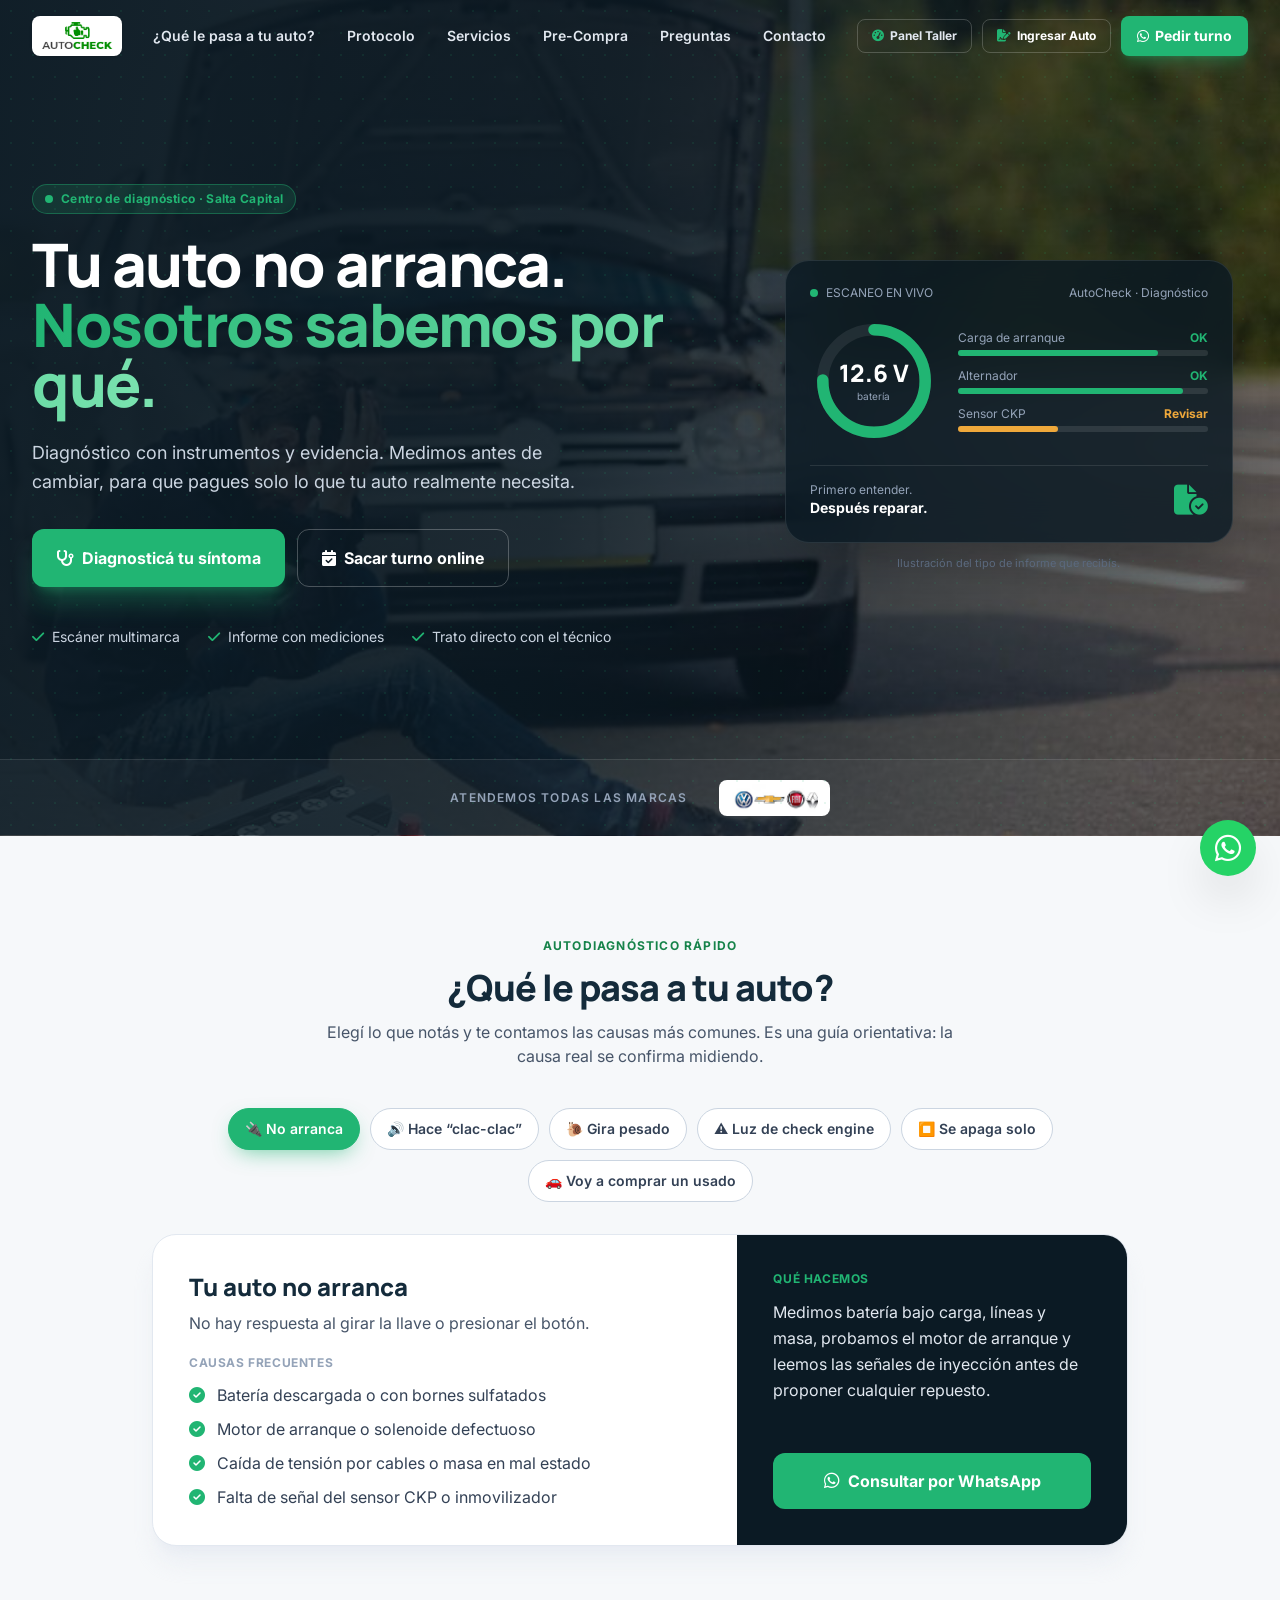
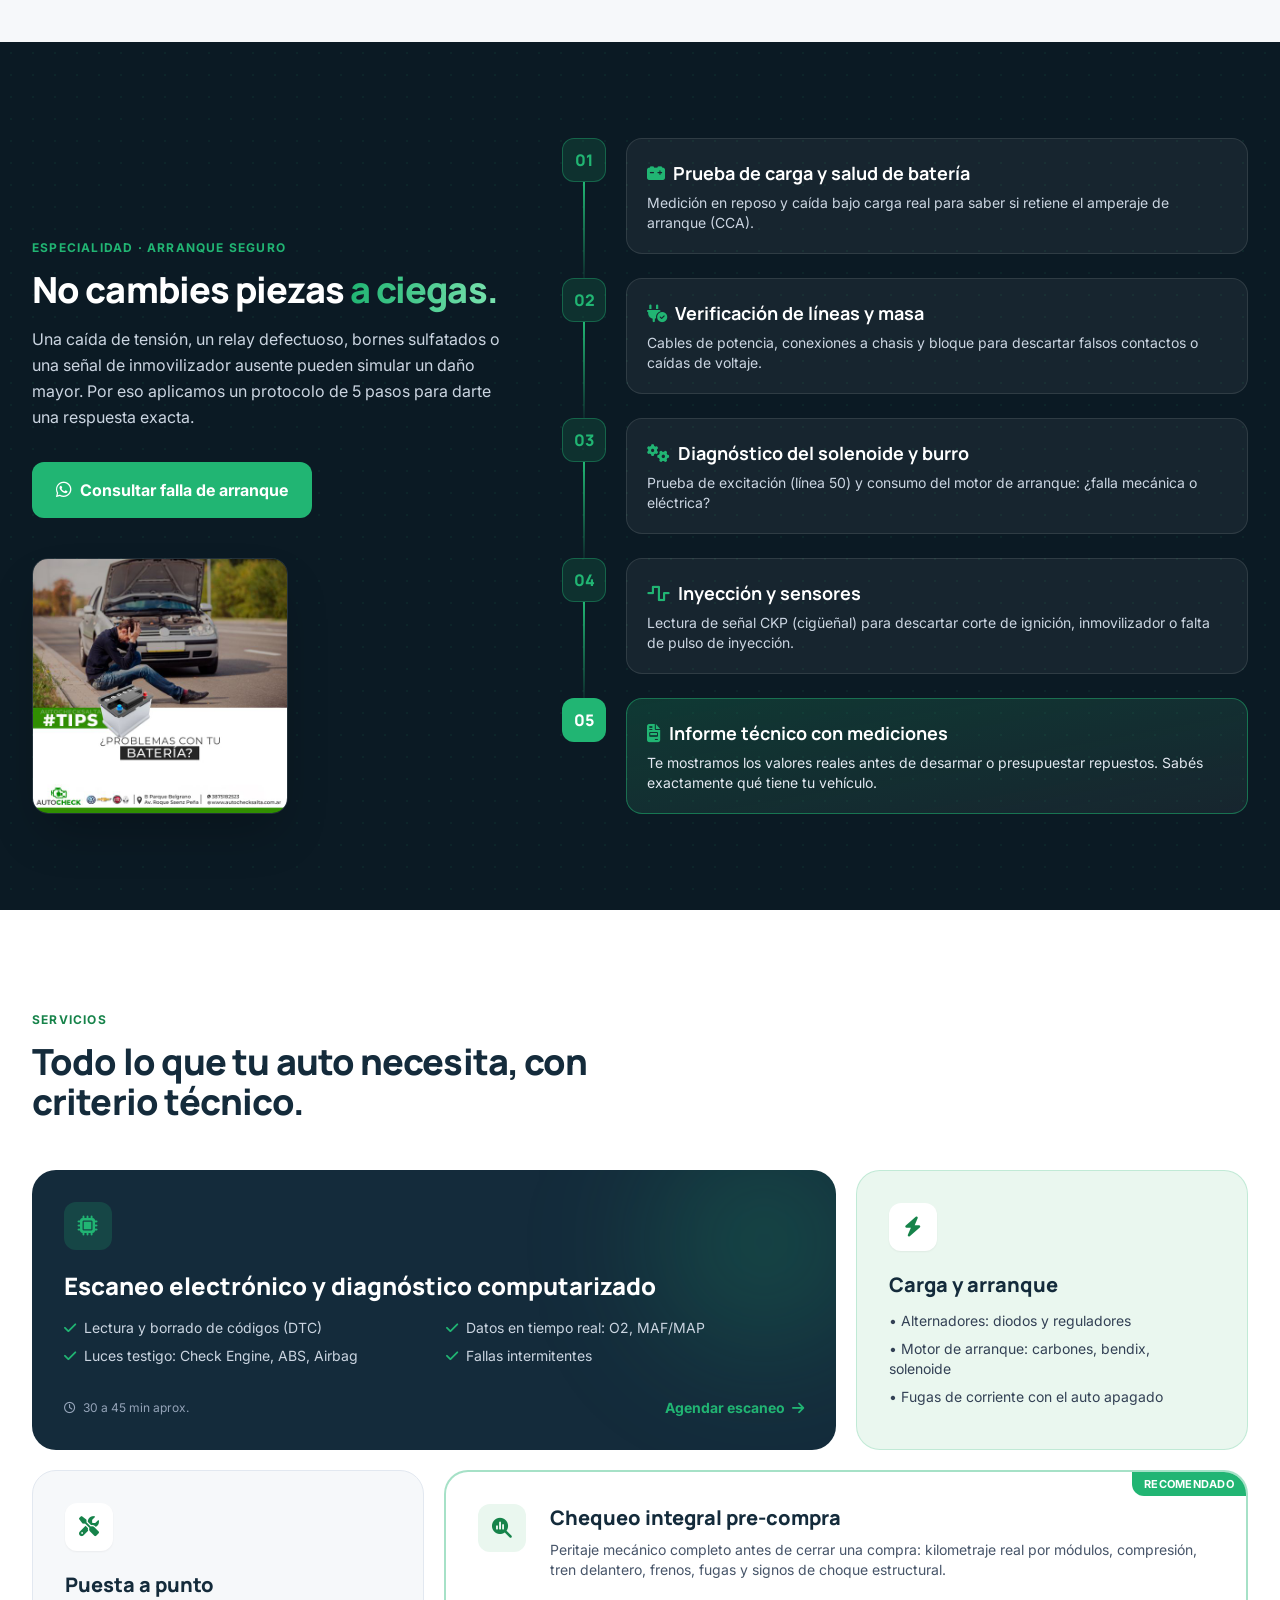
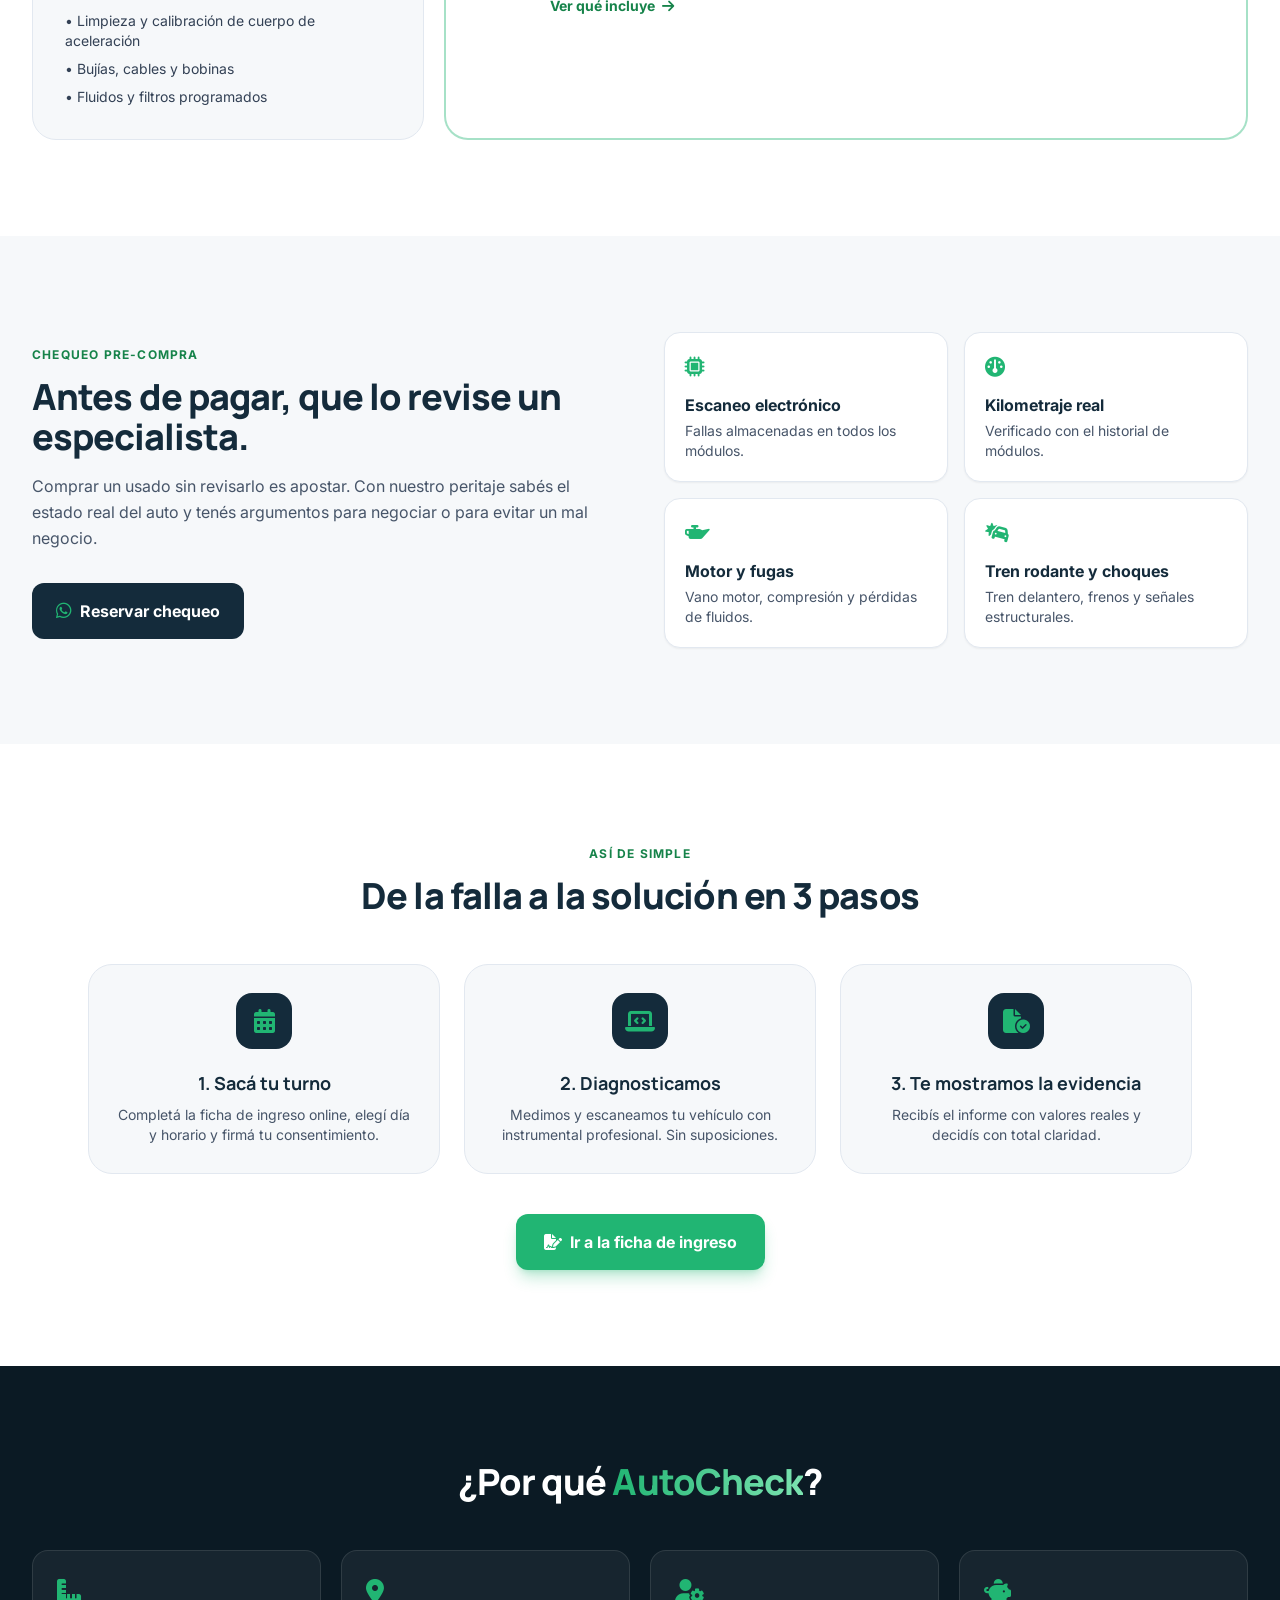
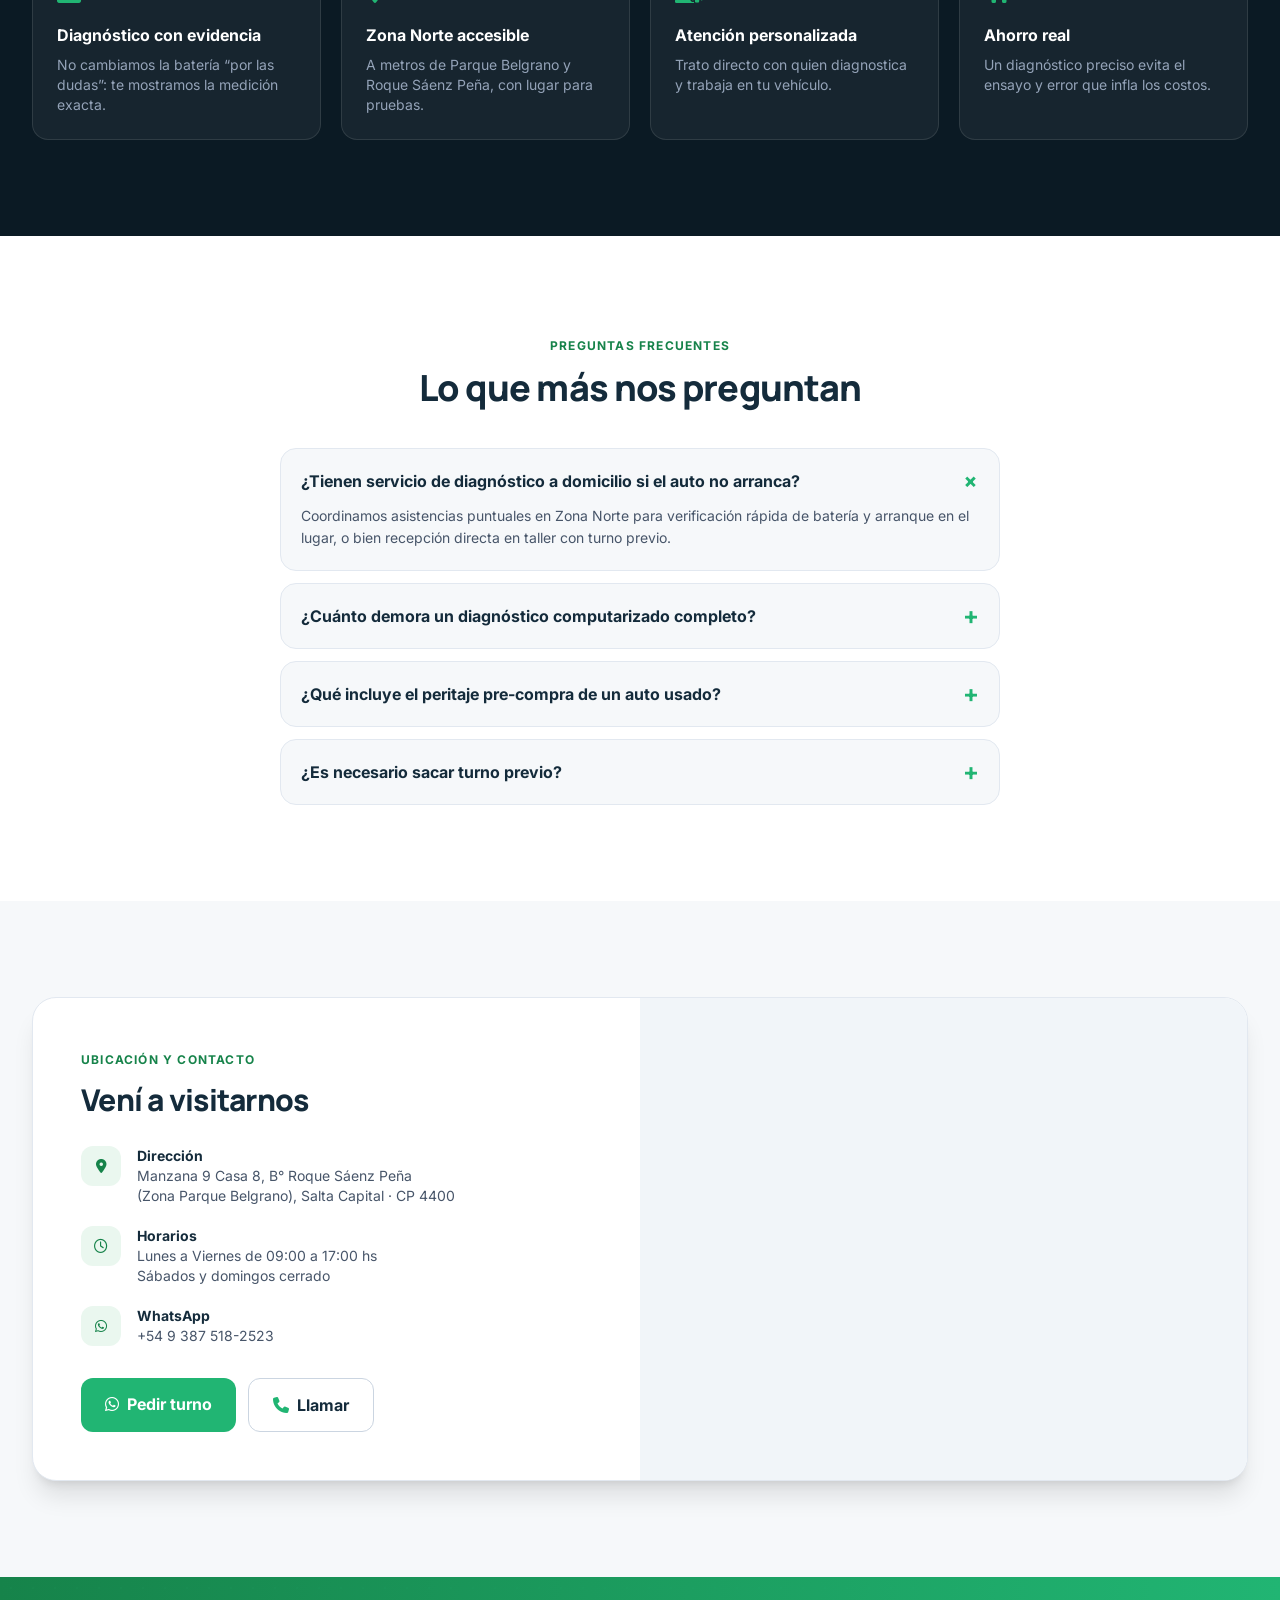
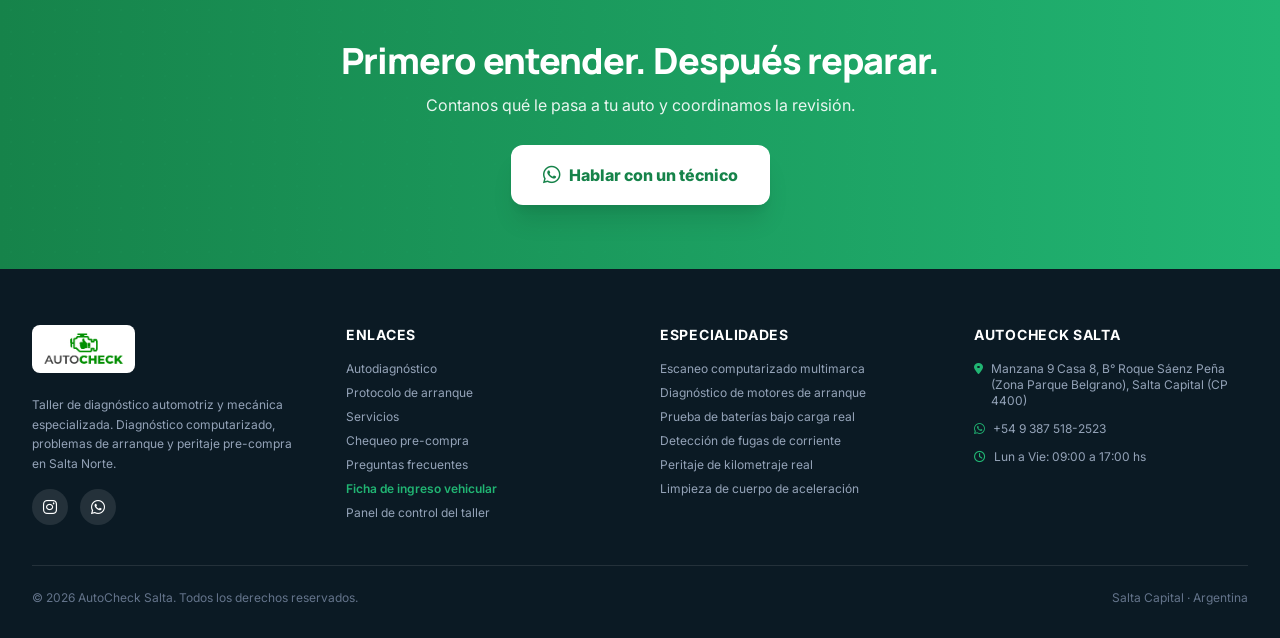
<file: sitio-anterior.html>
<!DOCTYPE html>
<html lang="es" class="scroll-smooth">
<head>
  <meta charset="UTF-8">
  <meta name="viewport" content="width=device-width, initial-scale=1.0">

  <!-- SEO -->
  <title>AutoCheck Salta | Diagnóstico Automotriz y Solución de Fallas de Arranque</title>
  <meta name="description" content="Especialistas en diagnóstico electrónico, fallas de arranque, chequeo pre-compra y mecánica general en Parque Belgrano / Roque Sáenz Peña, Salta.">
  <meta name="keywords" content="diagnóstico automotriz Salta, fallas de arranque Salta, escaneo computarizado Salta, chequeo pre-compra Salta, peritaje autos usados Salta, taller mecánico Parque Belgrano, Roque Sáenz Peña Salta">
  <meta name="author" content="AutoCheck Salta">
  <meta name="robots" content="index, follow">
  <meta name="theme-color" content="#0B1A24">
  <link rel="canonical" href="https://autochecksalta.com.ar/">
  <meta property="og:type" content="website">
  <meta property="og:url" content="https://autochecksalta.com.ar/">
  <meta property="og:title" content="AutoCheck Salta | Diagnóstico Automotriz y Solución de Fallas de Arranque">
  <meta property="og:description" content="¿Tu auto no arranca? Diagnóstico con mediciones reales, sin cambiar piezas a ciegas. Parque Belgrano, Salta.">
  <meta property="og:image" content="portadafc.jpg">
  <meta property="og:locale" content="es_AR">
  <meta property="og:site_name" content="AutoCheck Salta">
  <meta property="twitter:card" content="summary_large_image">
  <link rel="icon" type="image/png" href="logo.png">

  <!-- Fuentes e iconos -->
  <link rel="preconnect" href="https://fonts.googleapis.com">
  <link rel="preconnect" href="https://fonts.gstatic.com" crossorigin>
  <link href="https://fonts.googleapis.com/css2?family=Inter:wght@400;500;600;700&family=Manrope:wght@600;700;800&display=swap" rel="stylesheet">
  <link rel="stylesheet" href="https://cdnjs.cloudflare.com/ajax/libs/font-awesome/6.5.1/css/all.min.css">

  <!-- Estilos (Tailwind precompilado, antes se generaba en el navegador) -->
  <link rel="stylesheet" href="sitio-anterior.css">

  <style>
    body { font-family: 'Inter', sans-serif; }
    .font-display { font-family: 'Manrope', sans-serif; }

    /* Revelado al hacer scroll */
    .reveal { opacity: 0; transform: translateY(28px); transition: opacity .7s ease, transform .7s cubic-bezier(.2,.7,.2,1); }
    .reveal.in { opacity: 1; transform: none; }
    .reveal-d1 { transition-delay: .08s; } .reveal-d2 { transition-delay: .16s; } .reveal-d3 { transition-delay: .24s; } .reveal-d4 { transition-delay: .32s; }
    @media (prefers-reduced-motion: reduce) { .reveal { opacity: 1; transform: none; transition: none; } * { animation: none !important; } }

    /* Texto con degradado */
    .grad-text { background: linear-gradient(90deg, #21B573, #7BE3B0); -webkit-background-clip: text; background-clip: text; color: transparent; }

    /* Hero */
    .hero-bg { background-image: linear-gradient(100deg, rgba(11,26,36,.97) 0%, rgba(11,26,36,.88) 45%, rgba(11,26,36,.35) 100%), url('hero-breakdown.jpg'); background-size: cover; background-position: center right; }
    .grid-dots { background-image: radial-gradient(rgba(33,181,115,.18) 1px, transparent 1px); background-size: 22px 22px; }

    /* Medidor animado de batería */
    .gauge-ring { stroke-dasharray: 251; stroke-dashoffset: 251; animation: gaugeFill 2.2s .6s ease-out forwards; }
    @keyframes gaugeFill { to { stroke-dashoffset: 62; } }
    .pulse-dot { animation: pulseDot 1.6s infinite; }
    @keyframes pulseDot { 0%,100% { box-shadow: 0 0 0 0 rgba(33,181,115,.6);} 50% { box-shadow: 0 0 0 8px rgba(33,181,115,0);} }
    .float-y { animation: floatY 5s ease-in-out infinite; }
    @keyframes floatY { 0%,100% { transform: translateY(0);} 50% { transform: translateY(-8px);} }

    /* Marquee */
    .marquee { display: flex; width: max-content; animation: marquee 32s linear infinite; }
    @keyframes marquee { to { transform: translateX(-50%); } }

    /* Chips de síntomas */
    .sym-chip { transition: all .2s; }
    .sym-chip.active { background: #21B573; color: #fff; border-color: #21B573; box-shadow: 0 8px 22px -8px rgba(33,181,115,.7); }

    /* Línea de pasos */
    .step-line::before { content: ''; position: absolute; left: 21px; top: 44px; bottom: -24px; width: 2px; background: linear-gradient(#21B573, rgba(33,181,115,.1)); }
    .step-item:last-child .step-line::before { display: none; }

    /* FAQ */
    details > summary { list-style: none; cursor: pointer; }
    details > summary::-webkit-details-marker { display: none; }
    details[open] .faq-icon { transform: rotate(45deg); }
    .faq-icon { transition: transform .25s; }

    /* Header */
    #header.scrolled { background: rgba(11,26,36,.92); backdrop-filter: blur(14px); box-shadow: 0 10px 30px -15px rgba(0,0,0,.6); }
    .nav-link { position: relative; }
    .nav-link::after { content: ''; position: absolute; left: 0; bottom: -6px; height: 2px; width: 0; background: #21B573; transition: width .25s; }
    .nav-link:hover::after { width: 100%; }

    html { scroll-padding-top: 80px; }
  </style>

  <!-- Datos estructurados -->
  <script type="application/ld+json">
  {
    "@context": "https://schema.org",
    "@graph": [
      {
        "@type": "AutoRepair",
        "@id": "https://autochecksalta.com.ar/#autorepair",
        "name": "AutoCheck Salta",
        "description": "Taller de diagnóstico automotriz y mecánica especializada en fallas de arranque, escaneo computarizado y chequeo pre-compra en Salta Norte.",
        "url": "https://autochecksalta.com.ar/",
        "telephone": "+54 9 387 518-2523",
        "image": "logo.png",
        "address": {
          "@type": "PostalAddress",
          "streetAddress": "Manzana 9 Casa 8, B° Roque Sáenz Peña (Zona Parque Belgrano)",
          "addressLocality": "Salta Capital",
          "addressRegion": "Salta",
          "postalCode": "4400",
          "addressCountry": "AR"
        },
        "geo": { "@type": "GeoCoordinates", "latitude": -24.7554, "longitude": -65.4158 },
        "openingHoursSpecification": [
          { "@type": "OpeningHoursSpecification", "dayOfWeek": ["Monday","Tuesday","Wednesday","Thursday","Friday"], "opens": "09:00", "closes": "17:00" }
        ],
        "sameAs": ["https://www.instagram.com/autochecksalta/"]
      },
      {
        "@type": "FAQPage",
        "mainEntity": [
          { "@type": "Question", "name": "¿Tienen servicio de diagnóstico a domicilio si el auto no arranca?", "acceptedAnswer": { "@type": "Answer", "text": "Coordinamos asistencias puntuales en Zona Norte para verificación rápida de batería y arranque en el lugar, o bien recepción directa en taller con turno previo." } },
          { "@type": "Question", "name": "¿Cuánto demora un diagnóstico computarizado completo?", "acceptedAnswer": { "@type": "Answer", "text": "Un escaneo general con informe suele tomar entre 30 y 45 minutos, evaluando códigos de falla y parámetros en vivo." } },
          { "@type": "Question", "name": "¿Qué incluye el peritaje pre-compra de un auto usado?", "acceptedAnswer": { "@type": "Answer", "text": "Incluye escaneo electrónico, inspección visual de vano motor, detección de fugas, estado de batería/alternador, verificación de tren rodante y prueba de funcionamiento general." } },
          { "@type": "Question", "name": "¿Es necesario sacar turno previo?", "acceptedAnswer": { "@type": "Answer", "text": "Sí, trabajamos con turnos programados para dedicarle el tiempo exclusivo que requiere cada vehículo." } }
        ]
      }
    ]
  }
  </script>
</head>

<body class="bg-white text-slate-800 antialiased selection:bg-brand-green selection:text-white">

  <!-- ============ HEADER ============ -->
  <header id="header" class="fixed top-0 inset-x-0 z-50 transition-all duration-300">
    <div class="max-w-7xl mx-auto px-4 sm:px-6 lg:px-8 h-[72px] flex items-center justify-between">
      <a href="#inicio" class="flex items-center gap-2.5" aria-label="AutoCheck Salta - Inicio">
        <span class="bg-white rounded-lg px-2 py-1 shadow"><img src="logo.png" alt="AutoCheck Salta" class="h-8 w-auto"></span>
      </a>

      <nav class="hidden lg:flex items-center gap-8 text-sm font-semibold text-slate-200" aria-label="Navegación principal">
        <a href="#diagnostico" class="nav-link hover:text-white">¿Qué le pasa a tu auto?</a>
        <a href="#protocolo" class="nav-link hover:text-white">Protocolo</a>
        <a href="#servicios" class="nav-link hover:text-white">Servicios</a>
        <a href="#pre-compra" class="nav-link hover:text-white">Pre-Compra</a>
        <a href="#faq" class="nav-link hover:text-white">Preguntas</a>
        <a href="#contacto" class="nav-link hover:text-white">Contacto</a>
      </nav>

      <div class="hidden lg:flex items-center gap-2.5">
        <a href="panel.html" class="px-3.5 py-2 rounded-lg text-xs font-bold text-slate-200 border border-white/20 hover:bg-white/10 transition"><i class="fa-solid fa-gauge-high text-brand-green mr-1.5"></i>Panel Taller</a>
        <a href="ingreso.html" class="px-3.5 py-2 rounded-lg text-xs font-bold text-white border border-white/20 hover:bg-white/10 transition"><i class="fa-solid fa-file-signature text-brand-green mr-1.5"></i>Ingresar Auto</a>
        <a href="https://wa.me/5493875182523?text=Hola%20AutoCheck,%20quiero%20pedir%20un%20turno" target="_blank" rel="noopener" class="px-4 py-2.5 rounded-lg text-sm font-bold text-white bg-brand-green hover:bg-brand-greenDark shadow-lg shadow-brand-green/30 transition"><i class="fa-brands fa-whatsapp mr-1.5"></i>Pedir turno</a>
      </div>

      <button id="menuBtn" class="lg:hidden text-white p-2" aria-label="Abrir menú" aria-expanded="false">
        <i id="iconBars" class="fa-solid fa-bars text-2xl"></i>
        <i id="iconClose" class="fa-solid fa-xmark text-2xl hidden"></i>
      </button>
    </div>

    <!-- Menú móvil -->
    <div id="mobileMenu" class="hidden lg:hidden bg-brand-night/98 backdrop-blur-xl border-t border-white/10 px-5 pb-6 pt-3">
      <nav class="flex flex-col text-white font-semibold">
        <a href="#diagnostico" class="m-link py-3 border-b border-white/10">¿Qué le pasa a tu auto?</a>
        <a href="#protocolo" class="m-link py-3 border-b border-white/10">Protocolo de arranque</a>
        <a href="#servicios" class="m-link py-3 border-b border-white/10">Servicios</a>
        <a href="#pre-compra" class="m-link py-3 border-b border-white/10">Chequeo Pre-Compra</a>
        <a href="#faq" class="m-link py-3 border-b border-white/10">Preguntas frecuentes</a>
        <a href="#contacto" class="m-link py-3">Ubicación y contacto</a>
      </nav>
      <div class="grid grid-cols-2 gap-2.5 mt-4">
        <a href="ingreso.html" class="text-center py-3 rounded-lg border border-white/20 text-white text-sm font-bold"><i class="fa-solid fa-file-signature text-brand-green mr-1.5"></i>Ingresar auto</a>
        <a href="panel.html" class="text-center py-3 rounded-lg border border-white/20 text-white text-sm font-bold"><i class="fa-solid fa-gauge-high text-brand-green mr-1.5"></i>Panel taller</a>
      </div>
    </div>
  </header>

  <main>

    <!-- ============ HERO ============ -->
    <section id="inicio" class="hero-bg relative text-white pt-[72px] overflow-hidden">
      <div class="absolute inset-0 grid-dots opacity-60 pointer-events-none"></div>
      <div class="max-w-7xl mx-auto px-4 sm:px-6 lg:px-8 py-16 sm:py-24 lg:py-28 grid lg:grid-cols-12 gap-12 items-center relative">

        <div class="lg:col-span-7">
          <span class="reveal inline-flex items-center gap-2 px-3 py-1.5 rounded-full bg-brand-green/15 border border-brand-green/40 text-brand-green text-xs font-bold tracking-wide">
            <span class="w-2 h-2 rounded-full bg-brand-green pulse-dot"></span> Centro de diagnóstico · Salta Capital
          </span>

          <h1 class="reveal reveal-d1 font-display font-extrabold text-4xl sm:text-5xl lg:text-6xl leading-[1.05] tracking-tight mt-5">
            Tu auto no arranca.<br>
            <span class="grad-text">Nosotros sabemos por qué.</span>
          </h1>

          <p class="reveal reveal-d2 mt-6 text-lg text-slate-300 max-w-xl leading-relaxed">
            Diagnóstico con instrumentos y evidencia. Medimos antes de cambiar, para que pagues solo lo que tu auto realmente necesita.
          </p>

          <div class="reveal reveal-d3 mt-8 flex flex-col sm:flex-row gap-3">
            <a href="#diagnostico" class="inline-flex items-center justify-center gap-2 px-6 py-4 rounded-xl bg-brand-green hover:bg-brand-greenDark font-bold shadow-xl shadow-brand-green/30 transition">
              <i class="fa-solid fa-stethoscope"></i> Diagnosticá tu síntoma
            </a>
            <a href="ingreso.html" class="inline-flex items-center justify-center gap-2 px-6 py-4 rounded-xl border border-white/25 hover:bg-white/10 font-bold transition">
              <i class="fa-solid fa-calendar-check"></i> Sacar turno online
            </a>
          </div>

          <ul class="reveal reveal-d4 mt-10 flex flex-wrap gap-x-7 gap-y-3 text-sm text-slate-300">
            <li class="flex items-center gap-2"><i class="fa-solid fa-check text-brand-green"></i> Escáner multimarca</li>
            <li class="flex items-center gap-2"><i class="fa-solid fa-check text-brand-green"></i> Informe con mediciones</li>
            <li class="flex items-center gap-2"><i class="fa-solid fa-check text-brand-green"></i> Trato directo con el técnico</li>
          </ul>
        </div>

        <!-- Panel de telemetría -->
        <div class="lg:col-span-5 reveal reveal-d2">
          <div class="float-y bg-brand-night/80 backdrop-blur-xl border border-white/10 rounded-3xl p-6 shadow-2xl max-w-md mx-auto">
            <div class="flex items-center justify-between text-xs text-slate-400 mb-4">
              <span class="flex items-center gap-2"><span class="w-2 h-2 rounded-full bg-brand-green pulse-dot"></span> ESCANEO EN VIVO</span>
              <span>AutoCheck · Diagnóstico</span>
            </div>
            <div class="flex items-center gap-5">
              <div class="relative w-32 h-32 flex-shrink-0">
                <svg viewBox="0 0 100 100" class="-rotate-90 w-full h-full">
                  <circle cx="50" cy="50" r="40" fill="none" stroke="rgba(255,255,255,.08)" stroke-width="9"/>
                  <circle class="gauge-ring" cx="50" cy="50" r="40" fill="none" stroke="#21B573" stroke-width="9" stroke-linecap="round"/>
                </svg>
                <div class="absolute inset-0 flex flex-col items-center justify-center">
                  <span id="voltNum" class="font-display font-extrabold text-2xl">0.0 V</span>
                  <span class="text-[10px] text-slate-400">batería</span>
                </div>
              </div>
              <div class="space-y-3 text-sm w-full">
                <div><div class="flex justify-between text-xs text-slate-400 mb-1"><span>Carga de arranque</span><span class="text-brand-green font-bold">OK</span></div><div class="h-1.5 rounded bg-white/10"><div class="h-full w-4/5 rounded bg-brand-green"></div></div></div>
                <div><div class="flex justify-between text-xs text-slate-400 mb-1"><span>Alternador</span><span class="text-brand-green font-bold">OK</span></div><div class="h-1.5 rounded bg-white/10"><div class="h-full w-[90%] rounded bg-brand-green"></div></div></div>
                <div><div class="flex justify-between text-xs text-slate-400 mb-1"><span>Sensor CKP</span><span class="text-brand-amber font-bold">Revisar</span></div><div class="h-1.5 rounded bg-white/10"><div class="h-full w-2/5 rounded bg-brand-amber"></div></div></div>
              </div>
            </div>
            <div class="mt-5 pt-4 border-t border-white/10 flex items-center justify-between">
              <p class="text-xs text-slate-400">Primero entender.<br><span class="text-white font-bold text-sm">Después reparar.</span></p>
              <i class="fa-solid fa-file-circle-check text-brand-green text-3xl"></i>
            </div>
          </div>
          <p class="text-center text-[11px] text-slate-500 mt-3">Ilustración del tipo de informe que recibís.</p>
        </div>
      </div>

      <!-- Marcas -->
      <div class="border-t border-white/10 bg-white/[0.03]">
        <div class="max-w-7xl mx-auto px-4 py-5 flex flex-col sm:flex-row items-center justify-center gap-4 sm:gap-8">
          <span class="text-xs uppercase tracking-widest text-slate-400 font-semibold">Atendemos todas las marcas</span>
          <img src="marcas.png" alt="Volkswagen, Chevrolet, Fiat, Renault" class="h-9 bg-white rounded-lg px-3 py-1">
        </div>
      </div>
    </section>

    <!-- ============ SELECTOR DE SÍNTOMAS ============ -->
    <section id="diagnostico" class="py-20 sm:py-24 bg-brand-grayLight">
      <div class="max-w-5xl mx-auto px-4 sm:px-6">
        <div class="text-center max-w-2xl mx-auto reveal">
          <span class="text-brand-greenDark font-bold text-xs uppercase tracking-widest">Autodiagnóstico rápido</span>
          <h2 class="font-display font-extrabold text-3xl sm:text-4xl text-brand-ink mt-3 tracking-tight">¿Qué le pasa a tu auto?</h2>
          <p class="mt-3 text-slate-600">Elegí lo que notás y te contamos las causas más comunes. Es una guía orientativa: la causa real se confirma midiendo.</p>
        </div>

        <div class="mt-10 flex flex-wrap justify-center gap-2.5 reveal" id="chips" role="tablist">
          <button class="sym-chip active px-4 py-2.5 rounded-full border border-slate-300 bg-white text-sm font-semibold text-slate-700" data-k="noarranca">🔌 No arranca</button>
          <button class="sym-chip px-4 py-2.5 rounded-full border border-slate-300 bg-white text-sm font-semibold text-slate-700" data-k="clac">🔊 Hace “clac-clac”</button>
          <button class="sym-chip px-4 py-2.5 rounded-full border border-slate-300 bg-white text-sm font-semibold text-slate-700" data-k="pesado">🐌 Gira pesado</button>
          <button class="sym-chip px-4 py-2.5 rounded-full border border-slate-300 bg-white text-sm font-semibold text-slate-700" data-k="luz">⚠️ Luz de check engine</button>
          <button class="sym-chip px-4 py-2.5 rounded-full border border-slate-300 bg-white text-sm font-semibold text-slate-700" data-k="apaga">⏹️ Se apaga solo</button>
          <button class="sym-chip px-4 py-2.5 rounded-full border border-slate-300 bg-white text-sm font-semibold text-slate-700" data-k="usado">🚗 Voy a comprar un usado</button>
        </div>

        <div class="mt-8 bg-white rounded-3xl border border-slate-200 shadow-xl shadow-slate-200/60 overflow-hidden reveal">
          <div class="grid md:grid-cols-5">
            <div class="md:col-span-3 p-7 sm:p-9">
              <h3 id="symTitle" class="font-display font-extrabold text-2xl text-brand-ink"></h3>
              <p id="symIntro" class="text-slate-600 mt-2"></p>
              <p class="mt-5 text-xs font-bold uppercase tracking-wider text-slate-400">Causas frecuentes</p>
              <ul id="symCauses" class="mt-3 space-y-2.5"></ul>
            </div>
            <div class="md:col-span-2 bg-brand-night text-white p-7 sm:p-9 flex flex-col justify-between">
              <div>
                <p class="text-xs font-bold uppercase tracking-wider text-brand-green">Qué hacemos</p>
                <p id="symAction" class="mt-3 text-slate-200 leading-relaxed"></p>
              </div>
              <a id="symCta" href="#" target="_blank" rel="noopener" class="mt-7 inline-flex items-center justify-center gap-2 px-5 py-3.5 rounded-xl bg-brand-green hover:bg-brand-greenDark font-bold transition">
                <i class="fa-brands fa-whatsapp text-lg"></i> Consultar por WhatsApp
              </a>
            </div>
          </div>
        </div>
      </div>
    </section>

    <!-- ============ PROTOCOLO ============ -->
    <section id="protocolo" class="py-20 sm:py-24 bg-brand-night text-white relative overflow-hidden">
      <div class="absolute inset-0 grid-dots opacity-40 pointer-events-none"></div>
      <div class="max-w-7xl mx-auto px-4 sm:px-6 lg:px-8 relative grid lg:grid-cols-12 gap-14">
        <div class="lg:col-span-5 lg:sticky lg:top-28 self-start reveal">
          <span class="text-brand-green font-bold text-xs uppercase tracking-widest">Especialidad · Arranque seguro</span>
          <h2 class="font-display font-extrabold text-3xl sm:text-4xl mt-3 tracking-tight">No cambies piezas <span class="grad-text">a ciegas.</span></h2>
          <p class="mt-4 text-slate-300 leading-relaxed">Una caída de tensión, un relay defectuoso, bornes sulfatados o una señal de inmovilizador ausente pueden simular un daño mayor. Por eso aplicamos un protocolo de 5 pasos para darte una respuesta exacta.</p>
          <a href="https://wa.me/5493875182523?text=Hola%20AutoCheck,%20mi%20auto%20tiene%20una%20falla%20de%20arranque" target="_blank" rel="noopener" class="mt-8 inline-flex items-center gap-2 px-6 py-3.5 rounded-xl bg-brand-green hover:bg-brand-greenDark font-bold transition">
            <i class="fa-brands fa-whatsapp text-lg"></i> Consultar falla de arranque
          </a>
          <img src="problemascontubateria.jpg" alt="Tips AutoCheck: problemas con tu batería" loading="lazy" class="hidden lg:block mt-10 rounded-2xl border border-white/10 shadow-2xl w-64">
        </div>

        <ol class="lg:col-span-7 space-y-6">
          <li class="step-item reveal"><div class="step-line relative flex gap-5">
            <span class="w-11 h-11 rounded-xl bg-brand-green/15 border border-brand-green/40 text-brand-green font-display font-extrabold flex items-center justify-center flex-shrink-0 z-10">01</span>
            <div class="bg-white/5 border border-white/10 rounded-2xl p-5 flex-1 hover:border-brand-green/50 transition"><h3 class="font-display font-bold text-lg"><i class="fa-solid fa-car-battery text-brand-green mr-2"></i>Prueba de carga y salud de batería</h3><p class="text-sm text-slate-300 mt-1.5">Medición en reposo y caída bajo carga real para saber si retiene el amperaje de arranque (CCA).</p></div></div></li>
          <li class="step-item reveal"><div class="step-line relative flex gap-5">
            <span class="w-11 h-11 rounded-xl bg-brand-green/15 border border-brand-green/40 text-brand-green font-display font-extrabold flex items-center justify-center flex-shrink-0 z-10">02</span>
            <div class="bg-white/5 border border-white/10 rounded-2xl p-5 flex-1 hover:border-brand-green/50 transition"><h3 class="font-display font-bold text-lg"><i class="fa-solid fa-plug-circle-check text-brand-green mr-2"></i>Verificación de líneas y masa</h3><p class="text-sm text-slate-300 mt-1.5">Cables de potencia, conexiones a chasis y bloque para descartar falsos contactos o caídas de voltaje.</p></div></div></li>
          <li class="step-item reveal"><div class="step-line relative flex gap-5">
            <span class="w-11 h-11 rounded-xl bg-brand-green/15 border border-brand-green/40 text-brand-green font-display font-extrabold flex items-center justify-center flex-shrink-0 z-10">03</span>
            <div class="bg-white/5 border border-white/10 rounded-2xl p-5 flex-1 hover:border-brand-green/50 transition"><h3 class="font-display font-bold text-lg"><i class="fa-solid fa-gears text-brand-green mr-2"></i>Diagnóstico del solenoide y burro</h3><p class="text-sm text-slate-300 mt-1.5">Prueba de excitación (línea 50) y consumo del motor de arranque: ¿falla mecánica o eléctrica?</p></div></div></li>
          <li class="step-item reveal"><div class="step-line relative flex gap-5">
            <span class="w-11 h-11 rounded-xl bg-brand-green/15 border border-brand-green/40 text-brand-green font-display font-extrabold flex items-center justify-center flex-shrink-0 z-10">04</span>
            <div class="bg-white/5 border border-white/10 rounded-2xl p-5 flex-1 hover:border-brand-green/50 transition"><h3 class="font-display font-bold text-lg"><i class="fa-solid fa-wave-square text-brand-green mr-2"></i>Inyección y sensores</h3><p class="text-sm text-slate-300 mt-1.5">Lectura de señal CKP (cigüeñal) para descartar corte de ignición, inmovilizador o falta de pulso de inyección.</p></div></div></li>
          <li class="step-item reveal"><div class="step-line relative flex gap-5">
            <span class="w-11 h-11 rounded-xl bg-brand-green text-white font-display font-extrabold flex items-center justify-center flex-shrink-0 z-10">05</span>
            <div class="bg-gradient-to-br from-brand-green/20 to-white/5 border border-brand-green/50 rounded-2xl p-5 flex-1"><h3 class="font-display font-bold text-lg"><i class="fa-solid fa-file-invoice text-brand-green mr-2"></i>Informe técnico con mediciones</h3><p class="text-sm text-slate-200 mt-1.5">Te mostramos los valores reales antes de desarmar o presupuestar repuestos. Sabés exactamente qué tiene tu vehículo.</p></div></div></li>
        </ol>
      </div>
    </section>

    <!-- ============ SERVICIOS (BENTO) ============ -->
    <section id="servicios" class="py-20 sm:py-24 bg-white">
      <div class="max-w-7xl mx-auto px-4 sm:px-6 lg:px-8">
        <div class="max-w-2xl reveal">
          <span class="text-brand-greenDark font-bold text-xs uppercase tracking-widest">Servicios</span>
          <h2 class="font-display font-extrabold text-3xl sm:text-4xl text-brand-ink mt-3 tracking-tight">Todo lo que tu auto necesita, con criterio técnico.</h2>
        </div>

        <div class="mt-12 grid md:grid-cols-6 gap-5">
          <!-- Escaneo -->
          <article class="reveal md:col-span-4 group relative overflow-hidden rounded-3xl bg-brand-ink text-white p-8 flex flex-col justify-between min-h-[280px]">
            <div class="absolute -right-10 -top-10 w-56 h-56 rounded-full bg-brand-green/20 blur-3xl group-hover:bg-brand-green/30 transition"></div>
            <div class="relative">
              <span class="w-12 h-12 rounded-xl bg-brand-green/20 text-brand-green flex items-center justify-center text-xl"><i class="fa-solid fa-microchip"></i></span>
              <h3 class="font-display font-extrabold text-2xl mt-5">Escaneo electrónico y diagnóstico computarizado</h3>
              <ul class="mt-4 grid sm:grid-cols-2 gap-x-6 gap-y-2 text-sm text-slate-300">
                <li><i class="fa-solid fa-check text-brand-green mr-2"></i>Lectura y borrado de códigos (DTC)</li>
                <li><i class="fa-solid fa-check text-brand-green mr-2"></i>Datos en tiempo real: O2, MAF/MAP</li>
                <li><i class="fa-solid fa-check text-brand-green mr-2"></i>Luces testigo: Check Engine, ABS, Airbag</li>
                <li><i class="fa-solid fa-check text-brand-green mr-2"></i>Fallas intermitentes</li>
              </ul>
            </div>
            <div class="relative mt-6 flex items-center justify-between">
              <span class="text-xs text-slate-400"><i class="fa-regular fa-clock mr-1"></i> 30 a 45 min aprox.</span>
              <a href="https://wa.me/5493875182523?text=Hola%20AutoCheck,%20quiero%20un%20escaneo%20computarizado" target="_blank" rel="noopener" class="text-sm font-bold text-brand-green hover:underline">Agendar escaneo <i class="fa-solid fa-arrow-right ml-1"></i></a>
            </div>
          </article>

          <!-- Carga y arranque -->
          <article class="reveal reveal-d1 md:col-span-2 rounded-3xl bg-brand-greenSoft border border-brand-green/20 p-8 hover:shadow-xl transition">
            <span class="w-12 h-12 rounded-xl bg-white text-brand-greenDark flex items-center justify-center text-xl shadow-sm"><i class="fa-solid fa-bolt"></i></span>
            <h3 class="font-display font-extrabold text-xl text-brand-ink mt-5">Carga y arranque</h3>
            <ul class="mt-3 space-y-2 text-sm text-slate-700">
              <li>• Alternadores: diodos y reguladores</li>
              <li>• Motor de arranque: carbones, bendix, solenoide</li>
              <li>• Fugas de corriente con el auto apagado</li>
            </ul>
          </article>

          <!-- Mantenimiento -->
          <article class="reveal md:col-span-2 rounded-3xl bg-brand-grayLight border border-slate-200 p-8 hover:shadow-xl transition">
            <span class="w-12 h-12 rounded-xl bg-white text-brand-greenDark flex items-center justify-center text-xl shadow-sm"><i class="fa-solid fa-screwdriver-wrench"></i></span>
            <h3 class="font-display font-extrabold text-xl text-brand-ink mt-5">Puesta a punto</h3>
            <ul class="mt-3 space-y-2 text-sm text-slate-700">
              <li>• Limpieza y calibración de cuerpo de aceleración</li>
              <li>• Bujías, cables y bobinas</li>
              <li>• Fluidos y filtros programados</li>
            </ul>
          </article>

          <!-- Pre compra -->
          <article class="reveal reveal-d1 md:col-span-4 relative overflow-hidden rounded-3xl border-2 border-brand-green/40 bg-white p-8 flex flex-col sm:flex-row gap-6 items-start hover:shadow-xl transition">
            <span class="absolute top-0 right-0 bg-brand-green text-white text-[11px] font-bold px-3 py-1 rounded-bl-xl uppercase tracking-wide">Recomendado</span>
            <span class="w-12 h-12 rounded-xl bg-brand-greenSoft text-brand-greenDark flex items-center justify-center text-xl flex-shrink-0"><i class="fa-solid fa-magnifying-glass-chart"></i></span>
            <div>
              <h3 class="font-display font-extrabold text-xl text-brand-ink">Chequeo integral pre-compra</h3>
              <p class="text-sm text-slate-600 mt-2">Peritaje mecánico completo antes de cerrar una compra: kilometraje real por módulos, compresión, tren delantero, frenos, fugas y signos de choque estructural.</p>
              <a href="#pre-compra" class="inline-block mt-4 text-sm font-bold text-brand-greenDark hover:underline">Ver qué incluye <i class="fa-solid fa-arrow-right ml-1"></i></a>
            </div>
          </article>
        </div>
      </div>
    </section>

    <!-- ============ PRE-COMPRA ============ -->
    <section id="pre-compra" class="py-20 sm:py-24 bg-brand-grayLight">
      <div class="max-w-7xl mx-auto px-4 sm:px-6 lg:px-8 grid lg:grid-cols-2 gap-12 items-center">
        <div class="reveal">
          <span class="text-brand-greenDark font-bold text-xs uppercase tracking-widest">Chequeo pre-compra</span>
          <h2 class="font-display font-extrabold text-3xl sm:text-4xl text-brand-ink mt-3 tracking-tight">Antes de pagar, que lo revise un especialista.</h2>
          <p class="mt-4 text-slate-600 leading-relaxed">Comprar un usado sin revisarlo es apostar. Con nuestro peritaje sabés el estado real del auto y tenés argumentos para negociar o para evitar un mal negocio.</p>
          <a href="https://wa.me/5493875182523?text=Hola%20AutoCheck,%20quiero%20un%20chequeo%20pre-compra%20para%20un%20auto%20usado" target="_blank" rel="noopener" class="mt-8 inline-flex items-center gap-2 px-6 py-3.5 rounded-xl bg-brand-ink hover:bg-brand-night text-white font-bold transition">
            <i class="fa-brands fa-whatsapp text-brand-green text-lg"></i> Reservar chequeo
          </a>
        </div>
        <div class="reveal reveal-d1 grid sm:grid-cols-2 gap-4">
          <div class="bg-white rounded-2xl p-5 border border-slate-200 shadow-sm"><i class="fa-solid fa-microchip text-brand-green text-xl"></i><h4 class="font-bold text-brand-ink mt-3">Escaneo electrónico</h4><p class="text-sm text-slate-600 mt-1">Fallas almacenadas en todos los módulos.</p></div>
          <div class="bg-white rounded-2xl p-5 border border-slate-200 shadow-sm"><i class="fa-solid fa-gauge text-brand-green text-xl"></i><h4 class="font-bold text-brand-ink mt-3">Kilometraje real</h4><p class="text-sm text-slate-600 mt-1">Verificado con el historial de módulos.</p></div>
          <div class="bg-white rounded-2xl p-5 border border-slate-200 shadow-sm"><i class="fa-solid fa-oil-can text-brand-green text-xl"></i><h4 class="font-bold text-brand-ink mt-3">Motor y fugas</h4><p class="text-sm text-slate-600 mt-1">Vano motor, compresión y pérdidas de fluidos.</p></div>
          <div class="bg-white rounded-2xl p-5 border border-slate-200 shadow-sm"><i class="fa-solid fa-car-burst text-brand-green text-xl"></i><h4 class="font-bold text-brand-ink mt-3">Tren rodante y choques</h4><p class="text-sm text-slate-600 mt-1">Tren delantero, frenos y señales estructurales.</p></div>
        </div>
      </div>
    </section>

    <!-- ============ CÓMO TRABAJAMOS ============ -->
    <section class="py-20 sm:py-24 bg-white">
      <div class="max-w-6xl mx-auto px-4 sm:px-6">
        <div class="text-center max-w-2xl mx-auto reveal">
          <span class="text-brand-greenDark font-bold text-xs uppercase tracking-widest">Así de simple</span>
          <h2 class="font-display font-extrabold text-3xl sm:text-4xl text-brand-ink mt-3 tracking-tight">De la falla a la solución en 3 pasos</h2>
        </div>
        <div class="mt-12 grid md:grid-cols-3 gap-6">
          <div class="reveal text-center p-7 rounded-3xl bg-brand-grayLight border border-slate-200">
            <span class="mx-auto w-14 h-14 rounded-2xl bg-brand-ink text-brand-green flex items-center justify-center text-2xl"><i class="fa-solid fa-calendar-days"></i></span>
            <h3 class="font-display font-bold text-lg text-brand-ink mt-5">1. Sacá tu turno</h3>
            <p class="text-sm text-slate-600 mt-2">Completá la ficha de ingreso online, elegí día y horario y firmá tu consentimiento.</p>
          </div>
          <div class="reveal reveal-d1 text-center p-7 rounded-3xl bg-brand-grayLight border border-slate-200">
            <span class="mx-auto w-14 h-14 rounded-2xl bg-brand-ink text-brand-green flex items-center justify-center text-2xl"><i class="fa-solid fa-laptop-code"></i></span>
            <h3 class="font-display font-bold text-lg text-brand-ink mt-5">2. Diagnosticamos</h3>
            <p class="text-sm text-slate-600 mt-2">Medimos y escaneamos tu vehículo con instrumental profesional. Sin suposiciones.</p>
          </div>
          <div class="reveal reveal-d2 text-center p-7 rounded-3xl bg-brand-grayLight border border-slate-200">
            <span class="mx-auto w-14 h-14 rounded-2xl bg-brand-ink text-brand-green flex items-center justify-center text-2xl"><i class="fa-solid fa-file-circle-check"></i></span>
            <h3 class="font-display font-bold text-lg text-brand-ink mt-5">3. Te mostramos la evidencia</h3>
            <p class="text-sm text-slate-600 mt-2">Recibís el informe con valores reales y decidís con total claridad.</p>
          </div>
        </div>
        <div class="text-center mt-10 reveal">
          <a href="ingreso.html" class="inline-flex items-center gap-2 px-7 py-4 rounded-xl bg-brand-green hover:bg-brand-greenDark text-white font-bold shadow-lg shadow-brand-green/30 transition"><i class="fa-solid fa-file-signature"></i> Ir a la ficha de ingreso</a>
        </div>
      </div>
    </section>

    <!-- ============ POR QUÉ ELEGIRNOS ============ -->
    <section class="py-20 sm:py-24 bg-brand-night text-white">
      <div class="max-w-7xl mx-auto px-4 sm:px-6 lg:px-8">
        <h2 class="reveal font-display font-extrabold text-3xl sm:text-4xl text-center tracking-tight">¿Por qué <span class="grad-text">AutoCheck</span>?</h2>
        <div class="mt-12 grid sm:grid-cols-2 lg:grid-cols-4 gap-5">
          <div class="reveal p-6 rounded-2xl bg-white/5 border border-white/10"><i class="fa-solid fa-ruler-combined text-brand-green text-2xl"></i><h3 class="font-bold mt-4">Diagnóstico con evidencia</h3><p class="text-sm text-slate-400 mt-2">No cambiamos la batería “por las dudas”: te mostramos la medición exacta.</p></div>
          <div class="reveal reveal-d1 p-6 rounded-2xl bg-white/5 border border-white/10"><i class="fa-solid fa-location-dot text-brand-green text-2xl"></i><h3 class="font-bold mt-4">Zona Norte accesible</h3><p class="text-sm text-slate-400 mt-2">A metros de Parque Belgrano y Roque Sáenz Peña, con lugar para pruebas.</p></div>
          <div class="reveal reveal-d2 p-6 rounded-2xl bg-white/5 border border-white/10"><i class="fa-solid fa-user-gear text-brand-green text-2xl"></i><h3 class="font-bold mt-4">Atención personalizada</h3><p class="text-sm text-slate-400 mt-2">Trato directo con quien diagnostica y trabaja en tu vehículo.</p></div>
          <div class="reveal reveal-d3 p-6 rounded-2xl bg-white/5 border border-white/10"><i class="fa-solid fa-piggy-bank text-brand-green text-2xl"></i><h3 class="font-bold mt-4">Ahorro real</h3><p class="text-sm text-slate-400 mt-2">Un diagnóstico preciso evita el ensayo y error que infla los costos.</p></div>
        </div>
      </div>
    </section>

    <!-- ============ FAQ ============ -->
    <section id="faq" class="py-20 sm:py-24 bg-white">
      <div class="max-w-3xl mx-auto px-4 sm:px-6">
        <div class="text-center reveal">
          <span class="text-brand-greenDark font-bold text-xs uppercase tracking-widest">Preguntas frecuentes</span>
          <h2 class="font-display font-extrabold text-3xl sm:text-4xl text-brand-ink mt-3 tracking-tight">Lo que más nos preguntan</h2>
        </div>
        <div class="mt-10 space-y-3 reveal">
          <details class="group bg-brand-grayLight rounded-2xl border border-slate-200 p-5" open>
            <summary class="flex items-center justify-between gap-4 font-bold text-brand-ink">¿Tienen servicio de diagnóstico a domicilio si el auto no arranca? <span class="faq-icon text-brand-green text-2xl leading-none">+</span></summary>
            <p class="mt-3 text-slate-600 text-sm leading-relaxed">Coordinamos asistencias puntuales en Zona Norte para verificación rápida de batería y arranque en el lugar, o bien recepción directa en taller con turno previo.</p>
          </details>
          <details class="group bg-brand-grayLight rounded-2xl border border-slate-200 p-5">
            <summary class="flex items-center justify-between gap-4 font-bold text-brand-ink">¿Cuánto demora un diagnóstico computarizado completo? <span class="faq-icon text-brand-green text-2xl leading-none">+</span></summary>
            <p class="mt-3 text-slate-600 text-sm leading-relaxed">Un escaneo general con informe suele tomar entre 30 y 45 minutos, evaluando códigos de falla y parámetros en vivo.</p>
          </details>
          <details class="group bg-brand-grayLight rounded-2xl border border-slate-200 p-5">
            <summary class="flex items-center justify-between gap-4 font-bold text-brand-ink">¿Qué incluye el peritaje pre-compra de un auto usado? <span class="faq-icon text-brand-green text-2xl leading-none">+</span></summary>
            <p class="mt-3 text-slate-600 text-sm leading-relaxed">Incluye escaneo electrónico, inspección visual de vano motor, detección de fugas, estado de batería y alternador, verificación de tren rodante y prueba de funcionamiento general.</p>
          </details>
          <details class="group bg-brand-grayLight rounded-2xl border border-slate-200 p-5">
            <summary class="flex items-center justify-between gap-4 font-bold text-brand-ink">¿Es necesario sacar turno previo? <span class="faq-icon text-brand-green text-2xl leading-none">+</span></summary>
            <p class="mt-3 text-slate-600 text-sm leading-relaxed">Sí. Trabajamos con turnos programados para dedicarle el tiempo exclusivo que requiere cada vehículo. Podés sacarlo desde la <a href="ingreso.html" class="text-brand-greenDark font-semibold underline">ficha de ingreso online</a>.</p>
          </details>
        </div>
      </div>
    </section>

    <!-- ============ CONTACTO ============ -->
    <section id="contacto" class="py-20 sm:py-24 bg-brand-grayLight">
      <div class="max-w-7xl mx-auto px-4 sm:px-6 lg:px-8">
        <div class="rounded-3xl overflow-hidden bg-white border border-slate-200 shadow-xl grid lg:grid-cols-2 reveal">
          <div class="p-8 sm:p-12">
            <span class="text-brand-greenDark font-bold text-xs uppercase tracking-widest">Ubicación y contacto</span>
            <h2 class="font-display font-extrabold text-3xl text-brand-ink mt-3 tracking-tight">Vení a visitarnos</h2>
            <ul class="mt-7 space-y-5 text-sm">
              <li class="flex gap-4"><span class="w-10 h-10 rounded-xl bg-brand-greenSoft text-brand-greenDark flex items-center justify-center flex-shrink-0"><i class="fa-solid fa-location-dot"></i></span><div><p class="font-bold text-brand-ink">Dirección</p><p class="text-slate-600">Manzana 9 Casa 8, B° Roque Sáenz Peña<br>(Zona Parque Belgrano), Salta Capital · CP 4400</p></div></li>
              <li class="flex gap-4"><span class="w-10 h-10 rounded-xl bg-brand-greenSoft text-brand-greenDark flex items-center justify-center flex-shrink-0"><i class="fa-regular fa-clock"></i></span><div><p class="font-bold text-brand-ink">Horarios</p><p class="text-slate-600">Lunes a Viernes de 09:00 a 17:00 hs<br>Sábados y domingos cerrado</p></div></li>
              <li class="flex gap-4"><span class="w-10 h-10 rounded-xl bg-brand-greenSoft text-brand-greenDark flex items-center justify-center flex-shrink-0"><i class="fa-brands fa-whatsapp"></i></span><div><p class="font-bold text-brand-ink">WhatsApp</p><a href="https://wa.me/5493875182523" class="text-slate-600 hover:text-brand-greenDark">+54 9 387 518-2523</a></div></li>
            </ul>
            <div class="mt-8 flex flex-wrap gap-3">
              <a href="https://wa.me/5493875182523?text=Hola%20AutoCheck,%20quiero%20pedir%20un%20turno" target="_blank" rel="noopener" class="px-6 py-3.5 rounded-xl bg-brand-green hover:bg-brand-greenDark text-white font-bold transition"><i class="fa-brands fa-whatsapp mr-2"></i>Pedir turno</a>
              <a href="tel:+5493875182523" class="px-6 py-3.5 rounded-xl border border-slate-300 hover:bg-slate-50 font-bold text-brand-ink transition"><i class="fa-solid fa-phone text-brand-green mr-2"></i>Llamar</a>
            </div>
          </div>
          <div class="min-h-[320px] relative bg-slate-100">
            <iframe title="Mapa AutoCheck Salta" loading="lazy" class="absolute inset-0 w-full h-full border-0" referrerpolicy="no-referrer-when-downgrade"
              src="https://maps.google.com/maps?q=B%C2%B0%20Roque%20S%C3%A1enz%20Pe%C3%B1a,%20Parque%20Belgrano,%20Salta%20Capital&t=&z=15&ie=UTF8&iwloc=&output=embed"></iframe>
          </div>
        </div>
      </div>
    </section>

    <!-- ============ CTA FINAL ============ -->
    <section class="relative bg-gradient-to-r from-brand-greenDark to-brand-green text-white py-16 overflow-hidden">
      <div class="absolute inset-0 grid-dots opacity-30"></div>
      <div class="relative max-w-4xl mx-auto px-4 text-center">
        <h2 class="font-display font-extrabold text-3xl sm:text-4xl tracking-tight">Primero entender. Después reparar.</h2>
        <p class="mt-3 text-white/90">Contanos qué le pasa a tu auto y coordinamos la revisión.</p>
        <a href="https://wa.me/5493875182523?text=Hola%20AutoCheck,%20necesito%20consultar%20por%20un%20diagn%C3%B3stico" target="_blank" rel="noopener" class="mt-7 inline-flex items-center gap-2 px-8 py-4 rounded-xl bg-white text-brand-greenDark font-extrabold shadow-xl hover:scale-105 transition"><i class="fa-brands fa-whatsapp text-xl"></i> Hablar con un técnico</a>
      </div>
    </section>
  </main>

  <!-- ============ FOOTER ============ -->
  <footer class="bg-brand-night text-slate-400 pt-14 pb-24 lg:pb-8">
    <div class="max-w-7xl mx-auto px-4 sm:px-6 lg:px-8">
      <div class="grid sm:grid-cols-2 lg:grid-cols-4 gap-10">
        <div>
          <span class="inline-block bg-white rounded-lg px-2.5 py-1.5"><img src="logo.png" alt="AutoCheck Salta" class="h-9"></span>
          <p class="text-xs leading-relaxed mt-4">Taller de diagnóstico automotriz y mecánica especializada. Diagnóstico computarizado, problemas de arranque y peritaje pre-compra en Salta Norte.</p>
          <div class="flex gap-3 mt-4">
            <a href="https://www.instagram.com/autochecksalta/" target="_blank" rel="noopener" aria-label="Instagram" class="w-9 h-9 rounded-full bg-white/10 hover:bg-brand-green text-white flex items-center justify-center transition"><i class="fa-brands fa-instagram"></i></a>
            <a href="https://wa.me/5493875182523" target="_blank" rel="noopener" aria-label="WhatsApp" class="w-9 h-9 rounded-full bg-white/10 hover:bg-brand-green text-white flex items-center justify-center transition"><i class="fa-brands fa-whatsapp"></i></a>
          </div>
        </div>
        <div>
          <h4 class="text-white font-bold text-sm uppercase tracking-wider">Enlaces</h4>
          <ul class="mt-4 space-y-2 text-xs">
            <li><a href="#diagnostico" class="hover:text-brand-green">Autodiagnóstico</a></li>
            <li><a href="#protocolo" class="hover:text-brand-green">Protocolo de arranque</a></li>
            <li><a href="#servicios" class="hover:text-brand-green">Servicios</a></li>
            <li><a href="#pre-compra" class="hover:text-brand-green">Chequeo pre-compra</a></li>
            <li><a href="#faq" class="hover:text-brand-green">Preguntas frecuentes</a></li>
            <li><a href="ingreso.html" class="text-brand-green font-semibold">Ficha de ingreso vehicular</a></li>
            <li><a href="panel.html" class="hover:text-brand-green">Panel de control del taller</a></li>
          </ul>
        </div>
        <div>
          <h4 class="text-white font-bold text-sm uppercase tracking-wider">Especialidades</h4>
          <ul class="mt-4 space-y-2 text-xs">
            <li>Escaneo computarizado multimarca</li>
            <li>Diagnóstico de motores de arranque</li>
            <li>Prueba de baterías bajo carga real</li>
            <li>Detección de fugas de corriente</li>
            <li>Peritaje de kilometraje real</li>
            <li>Limpieza de cuerpo de aceleración</li>
          </ul>
        </div>
        <div>
          <h4 class="text-white font-bold text-sm uppercase tracking-wider">AutoCheck Salta</h4>
          <ul class="mt-4 space-y-3 text-xs">
            <li class="flex gap-2"><i class="fa-solid fa-location-dot text-brand-green mt-0.5"></i><span>Manzana 9 Casa 8, B° Roque Sáenz Peña (Zona Parque Belgrano), Salta Capital (CP 4400)</span></li>
            <li class="flex gap-2"><i class="fa-brands fa-whatsapp text-brand-green mt-0.5"></i><a href="https://wa.me/5493875182523" class="hover:text-white">+54 9 387 518-2523</a></li>
            <li class="flex gap-2"><i class="fa-regular fa-clock text-brand-green mt-0.5"></i><span>Lun a Vie: 09:00 a 17:00 hs</span></li>
          </ul>
        </div>
      </div>
      <div class="mt-10 pt-6 border-t border-white/10 flex flex-col sm:flex-row justify-between gap-2 text-xs text-slate-500">
        <p>© 2026 AutoCheck Salta. Todos los derechos reservados.</p>
        <p>Salta Capital · Argentina</p>
      </div>
    </div>
  </footer>

  <!-- Barra de acción móvil -->
  <div class="lg:hidden fixed bottom-0 inset-x-0 z-40 bg-brand-night/95 backdrop-blur border-t border-white/10 p-3 grid grid-cols-2 gap-2.5">
    <a href="tel:+5493875182523" class="text-center py-3 rounded-xl border border-white/20 text-white text-sm font-bold"><i class="fa-solid fa-phone text-brand-green mr-1.5"></i>Llamar</a>
    <a href="https://wa.me/5493875182523?text=Hola%20AutoCheck,%20necesito%20consultar%20por%20mi%20auto" target="_blank" rel="noopener" class="text-center py-3 rounded-xl bg-brand-green text-white text-sm font-bold"><i class="fa-brands fa-whatsapp mr-1.5"></i>WhatsApp</a>
  </div>

  <!-- WhatsApp flotante (escritorio) -->
  <a href="https://wa.me/5493875182523?text=Hola%20AutoCheck,%20necesito%20consultar%20por%20un%20diagn%C3%B3stico" target="_blank" rel="noopener" aria-label="WhatsApp"
     class="hidden lg:flex fixed bottom-6 right-6 z-40 w-14 h-14 rounded-full bg-[#25D366] text-white items-center justify-center text-3xl shadow-2xl hover:scale-110 transition">
    <i class="fa-brands fa-whatsapp"></i>
  </a>

  <script>
    // Header con fondo al hacer scroll
    const header = document.getElementById('header');
    const onScroll = () => header.classList.toggle('scrolled', window.scrollY > 30);
    onScroll(); window.addEventListener('scroll', onScroll, { passive: true });

    // Menú móvil
    const menuBtn = document.getElementById('menuBtn'), mobileMenu = document.getElementById('mobileMenu');
    const iconBars = document.getElementById('iconBars'), iconClose = document.getElementById('iconClose');
    function toggleMenu(open) {
      mobileMenu.classList.toggle('hidden', !open);
      iconBars.classList.toggle('hidden', open);
      iconClose.classList.toggle('hidden', !open);
      menuBtn.setAttribute('aria-expanded', open);
      if (open) header.classList.add('scrolled');
      else onScroll();
    }
    menuBtn.addEventListener('click', () => toggleMenu(mobileMenu.classList.contains('hidden')));
    document.querySelectorAll('.m-link').forEach(l => l.addEventListener('click', () => toggleMenu(false)));

    // Revelado al scroll
    const io = new IntersectionObserver((entries) => {
      entries.forEach(e => { if (e.isIntersecting) { e.target.classList.add('in'); io.unobserve(e.target); } });
    }, { threshold: 0.12 });
    document.querySelectorAll('.reveal').forEach(el => io.observe(el));

    // Voltímetro animado del hero
    (function () {
      const el = document.getElementById('voltNum'); const target = 12.6; const start = performance.now() + 600; const dur = 2000;
      function tick(t) {
        const p = Math.min(Math.max((t - start) / dur, 0), 1);
        el.textContent = (target * (1 - Math.pow(1 - p, 3))).toFixed(1) + ' V';
        if (p < 1) requestAnimationFrame(tick);
      }
      requestAnimationFrame(tick);
    })();

    // Selector de síntomas
    const WA = '5493875182523';
    const symptoms = {
      noarranca: {
        title: 'Tu auto no arranca',
        intro: 'No hay respuesta al girar la llave o presionar el botón.',
        causes: ['Batería descargada o con bornes sulfatados', 'Motor de arranque o solenoide defectuoso', 'Caída de tensión por cables o masa en mal estado', 'Falta de señal del sensor CKP o inmovilizador'],
        action: 'Medimos batería bajo carga, líneas y masa, probamos el motor de arranque y leemos las señales de inyección antes de proponer cualquier repuesto.',
        msg: 'Hola AutoCheck, mi auto no arranca. Necesito un diagnóstico.'
      },
      clac: {
        title: 'Hace “clac-clac” al girar la llave',
        intro: 'Se escucha un chasquido rápido pero el motor no gira.',
        causes: ['Batería con poca carga bajo demanda', 'Bornes flojos o sulfatados', 'Solenoide del burro con contactos gastados', 'Masa del motor deficiente'],
        action: 'Hacemos prueba de carga real y de caída de tensión para distinguir si el problema es la batería, la conexión o el motor de arranque.',
        msg: 'Hola AutoCheck, mi auto hace clac-clac al arrancar y no gira. ¿Pueden revisarlo?'
      },
      pesado: {
        title: 'El motor gira pesado o lento',
        intro: 'Arranca con esfuerzo, sobre todo en frío.',
        causes: ['Batería que ya no entrega el amperaje de arranque', 'Motor de arranque con carbones o bendix gastados', 'Alternador que no carga correctamente', 'Consumos parásitos que descargan la batería'],
        action: 'Verificamos salud de batería, sistema de carga del alternador y buscamos fugas de corriente con el vehículo apagado.',
        msg: 'Hola AutoCheck, mi auto gira pesado al arrancar. Quiero revisar batería y alternador.'
      },
      luz: {
        title: 'Se enciende la luz de check engine',
        intro: 'Testigo del motor, ABS, airbag o EPC encendido.',
        causes: ['Sensores de oxígeno, MAF/MAP o temperatura', 'Fallas de encendido: bujías, bobinas o cables', 'Problemas de inyección o mezcla', 'Fallas intermitentes en módulos'],
        action: 'Escaneo multimarca: leemos y explicamos los códigos de falla y analizamos parámetros en tiempo real para confirmar la causa.',
        msg: 'Hola AutoCheck, tengo una luz de check engine encendida. Quiero un escaneo computarizado.'
      },
      apaga: {
        title: 'El motor se apaga solo',
        intro: 'Se detiene en marcha, al frenar o al estar detenido.',
        causes: ['Falta de pulso del sensor CKP', 'Alternador que deja de cargar', 'Cuerpo de aceleración sucio', 'Problemas de alimentación de combustible'],
        action: 'Combinamos escaneo, prueba de carga y análisis de sensores en vivo para detectar fallas intermitentes.',
        msg: 'Hola AutoCheck, mi auto se apaga solo. Necesito un diagnóstico.'
      },
      usado: {
        title: 'Voy a comprar un auto usado',
        intro: 'Querés asegurarte de no llevarte sorpresas.',
        causes: ['Kilometraje adulterado', 'Fallas electrónicas ocultas', 'Fugas de aceite o refrigerante', 'Daños estructurales por choques previos'],
        action: 'Peritaje completo: escaneo electrónico, verificación de km real, vano motor, fugas, batería/alternador, tren rodante y prueba general.',
        msg: 'Hola AutoCheck, quiero un chequeo pre-compra para un auto usado.'
      }
    };

    const chips = document.querySelectorAll('.sym-chip');
    function showSymptom(k) {
      const s = symptoms[k];
      document.getElementById('symTitle').textContent = s.title;
      document.getElementById('symIntro').textContent = s.intro;
      document.getElementById('symAction').textContent = s.action;
      document.getElementById('symCta').href = 'https://wa.me/' + WA + '?text=' + encodeURIComponent(s.msg);
      document.getElementById('symCauses').innerHTML = s.causes.map(c =>
        '<li class="flex items-start gap-3 text-slate-700"><i class="fa-solid fa-circle-check text-brand-green mt-1"></i><span>' + c + '</span></li>'
      ).join('');
      chips.forEach(c => c.classList.toggle('active', c.dataset.k === k));
    }
    chips.forEach(c => c.addEventListener('click', () => showSymptom(c.dataset.k)));
    showSymptom('noarranca');
  </script>
</body>
</html>
</file>
<file: sitio-anterior.css>
/* CSS estático generado desde Tailwind v3.4.17 (antes se cargaba el compilador de Tailwind en el navegador) */
*, ::before, ::after{--tw-border-spacing-x:0;--tw-border-spacing-y:0;--tw-translate-x:0;--tw-translate-y:0;--tw-rotate:0;--tw-skew-x:0;--tw-skew-y:0;--tw-scale-x:1;--tw-scale-y:1;--tw-pan-x: ;--tw-pan-y: ;--tw-pinch-zoom: ;--tw-scroll-snap-strictness:proximity;--tw-gradient-from-position: ;--tw-gradient-via-position: ;--tw-gradient-to-position: ;--tw-ordinal: ;--tw-slashed-zero: ;--tw-numeric-figure: ;--tw-numeric-spacing: ;--tw-numeric-fraction: ;--tw-ring-inset: ;--tw-ring-offset-width:0px;--tw-ring-offset-color:#fff;--tw-ring-color:rgb(59 130 246 / 0.5);--tw-ring-offset-shadow:0 0 #0000;--tw-ring-shadow:0 0 #0000;--tw-shadow:0 0 #0000;--tw-shadow-colored:0 0 #0000;--tw-blur: ;--tw-brightness: ;--tw-contrast: ;--tw-grayscale: ;--tw-hue-rotate: ;--tw-invert: ;--tw-saturate: ;--tw-sepia: ;--tw-drop-shadow: ;--tw-backdrop-blur: ;--tw-backdrop-brightness: ;--tw-backdrop-contrast: ;--tw-backdrop-grayscale: ;--tw-backdrop-hue-rotate: ;--tw-backdrop-invert: ;--tw-backdrop-opacity: ;--tw-backdrop-saturate: ;--tw-backdrop-sepia: ;--tw-contain-size: ;--tw-contain-layout: ;--tw-contain-paint: ;--tw-contain-style: }::backdrop{--tw-border-spacing-x:0;--tw-border-spacing-y:0;--tw-translate-x:0;--tw-translate-y:0;--tw-rotate:0;--tw-skew-x:0;--tw-skew-y:0;--tw-scale-x:1;--tw-scale-y:1;--tw-pan-x: ;--tw-pan-y: ;--tw-pinch-zoom: ;--tw-scroll-snap-strictness:proximity;--tw-gradient-from-position: ;--tw-gradient-via-position: ;--tw-gradient-to-position: ;--tw-ordinal: ;--tw-slashed-zero: ;--tw-numeric-figure: ;--tw-numeric-spacing: ;--tw-numeric-fraction: ;--tw-ring-inset: ;--tw-ring-offset-width:0px;--tw-ring-offset-color:#fff;--tw-ring-color:rgb(59 130 246 / 0.5);--tw-ring-offset-shadow:0 0 #0000;--tw-ring-shadow:0 0 #0000;--tw-shadow:0 0 #0000;--tw-shadow-colored:0 0 #0000;--tw-blur: ;--tw-brightness: ;--tw-contrast: ;--tw-grayscale: ;--tw-hue-rotate: ;--tw-invert: ;--tw-saturate: ;--tw-sepia: ;--tw-drop-shadow: ;--tw-backdrop-blur: ;--tw-backdrop-brightness: ;--tw-backdrop-contrast: ;--tw-backdrop-grayscale: ;--tw-backdrop-hue-rotate: ;--tw-backdrop-invert: ;--tw-backdrop-opacity: ;--tw-backdrop-saturate: ;--tw-backdrop-sepia: ;--tw-contain-size: ;--tw-contain-layout: ;--tw-contain-paint: ;--tw-contain-style: }/* ! tailwindcss v3.4.17 | MIT License | https://tailwindcss.com */*,::after,::before{box-sizing:border-box;border-width:0;border-style:solid;border-color:#e5e7eb}::after,::before{--tw-content:''}:host,html{line-height:1.5;-webkit-text-size-adjust:100%;-moz-tab-size:4;tab-size:4;font-family:Inter, sans-serif;font-feature-settings:normal;font-variation-settings:normal;-webkit-tap-highlight-color:transparent}body{margin:0;line-height:inherit}hr{height:0;color:inherit;border-top-width:1px}abbr:where([title]){-webkit-text-decoration:underline dotted;text-decoration:underline dotted}h1,h2,h3,h4,h5,h6{font-size:inherit;font-weight:inherit}a{color:inherit;text-decoration:inherit}b,strong{font-weight:bolder}code,kbd,pre,samp{font-family:ui-monospace, SFMono-Regular, Menlo, Monaco, Consolas, "Liberation Mono", "Courier New", monospace;font-feature-settings:normal;font-variation-settings:normal;font-size:1em}small{font-size:80%}sub,sup{font-size:75%;line-height:0;position:relative;vertical-align:baseline}sub{bottom:-.25em}sup{top:-.5em}table{text-indent:0;border-color:inherit;border-collapse:collapse}button,input,optgroup,select,textarea{font-family:inherit;font-feature-settings:inherit;font-variation-settings:inherit;font-size:100%;font-weight:inherit;line-height:inherit;letter-spacing:inherit;color:inherit;margin:0;padding:0}button,select{text-transform:none}button,input:where([type=button]),input:where([type=reset]),input:where([type=submit]){-webkit-appearance:button;background-color:transparent;background-image:none}:-moz-focusring{outline:auto}:-moz-ui-invalid{box-shadow:none}progress{vertical-align:baseline}::-webkit-inner-spin-button,::-webkit-outer-spin-button{height:auto}[type=search]{-webkit-appearance:textfield;outline-offset:-2px}::-webkit-search-decoration{-webkit-appearance:none}::-webkit-file-upload-button{-webkit-appearance:button;font:inherit}summary{display:list-item}blockquote,dd,dl,figure,h1,h2,h3,h4,h5,h6,hr,p,pre{margin:0}fieldset{margin:0;padding:0}legend{padding:0}menu,ol,ul{list-style:none;margin:0;padding:0}dialog{padding:0}textarea{resize:vertical}input::placeholder,textarea::placeholder{opacity:1;color:#9ca3af}[role=button],button{cursor:pointer}:disabled{cursor:default}audio,canvas,embed,iframe,img,object,svg,video{display:block;vertical-align:middle}img,video{max-width:100%;height:auto}[hidden]:where(:not([hidden=until-found])){display:none}.pointer-events-none{pointer-events:none}.fixed{position:fixed}.absolute{position:absolute}.relative{position:relative}.inset-0{inset:0px}.inset-x-0{left:0px;right:0px}.-right-10{right:-2.5rem}.-top-10{top:-2.5rem}.bottom-0{bottom:0px}.bottom-6{bottom:1.5rem}.right-0{right:0px}.right-6{right:1.5rem}.top-0{top:0px}.z-10{z-index:10}.z-40{z-index:40}.z-50{z-index:50}.mx-auto{margin-left:auto;margin-right:auto}.mb-1{margin-bottom:0.25rem}.mb-4{margin-bottom:1rem}.ml-1{margin-left:0.25rem}.mr-1{margin-right:0.25rem}.mr-1\.5{margin-right:0.375rem}.mr-2{margin-right:0.5rem}.mt-0\.5{margin-top:0.125rem}.mt-1{margin-top:0.25rem}.mt-1\.5{margin-top:0.375rem}.mt-10{margin-top:2.5rem}.mt-12{margin-top:3rem}.mt-2{margin-top:0.5rem}.mt-3{margin-top:0.75rem}.mt-4{margin-top:1rem}.mt-5{margin-top:1.25rem}.mt-6{margin-top:1.5rem}.mt-7{margin-top:1.75rem}.mt-8{margin-top:2rem}.inline-block{display:inline-block}.flex{display:flex}.inline-flex{display:inline-flex}.grid{display:grid}.hidden{display:none}.h-1\.5{height:0.375rem}.h-10{height:2.5rem}.h-11{height:2.75rem}.h-12{height:3rem}.h-14{height:3.5rem}.h-2{height:0.5rem}.h-32{height:8rem}.h-56{height:14rem}.h-8{height:2rem}.h-9{height:2.25rem}.h-\[72px\]{height:72px}.h-full{height:100%}.min-h-\[280px\]{min-height:280px}.min-h-\[320px\]{min-height:320px}.w-10{width:2.5rem}.w-11{width:2.75rem}.w-12{width:3rem}.w-14{width:3.5rem}.w-2{width:0.5rem}.w-2\/5{width:40%}.w-32{width:8rem}.w-4\/5{width:80%}.w-56{width:14rem}.w-64{width:16rem}.w-9{width:2.25rem}.w-\[90\%\]{width:90%}.w-auto{width:auto}.w-full{width:100%}.max-w-2xl{max-width:42rem}.max-w-3xl{max-width:48rem}.max-w-4xl{max-width:56rem}.max-w-5xl{max-width:64rem}.max-w-6xl{max-width:72rem}.max-w-7xl{max-width:80rem}.max-w-md{max-width:28rem}.max-w-xl{max-width:36rem}.flex-1{flex:1 1 0%}.flex-shrink-0{flex-shrink:0}.-rotate-90{--tw-rotate:-90deg;transform:translate(var(--tw-translate-x), var(--tw-translate-y)) rotate(var(--tw-rotate)) skewX(var(--tw-skew-x)) skewY(var(--tw-skew-y)) scaleX(var(--tw-scale-x)) scaleY(var(--tw-scale-y))}.grid-cols-2{grid-template-columns:repeat(2, minmax(0, 1fr))}.flex-col{flex-direction:column}.flex-wrap{flex-wrap:wrap}.items-start{align-items:flex-start}.items-center{align-items:center}.justify-center{justify-content:center}.justify-between{justify-content:space-between}.gap-10{gap:2.5rem}.gap-12{gap:3rem}.gap-14{gap:3.5rem}.gap-2{gap:0.5rem}.gap-2\.5{gap:0.625rem}.gap-3{gap:0.75rem}.gap-4{gap:1rem}.gap-5{gap:1.25rem}.gap-6{gap:1.5rem}.gap-8{gap:2rem}.gap-x-6{column-gap:1.5rem}.gap-x-7{column-gap:1.75rem}.gap-y-2{row-gap:0.5rem}.gap-y-3{row-gap:0.75rem}.space-y-2 > :not([hidden]) ~ :not([hidden]){--tw-space-y-reverse:0;margin-top:calc(0.5rem * calc(1 - var(--tw-space-y-reverse)));margin-bottom:calc(0.5rem * var(--tw-space-y-reverse))}.space-y-2\.5 > :not([hidden]) ~ :not([hidden]){--tw-space-y-reverse:0;margin-top:calc(0.625rem * calc(1 - var(--tw-space-y-reverse)));margin-bottom:calc(0.625rem * var(--tw-space-y-reverse))}.space-y-3 > :not([hidden]) ~ :not([hidden]){--tw-space-y-reverse:0;margin-top:calc(0.75rem * calc(1 - var(--tw-space-y-reverse)));margin-bottom:calc(0.75rem * var(--tw-space-y-reverse))}.space-y-5 > :not([hidden]) ~ :not([hidden]){--tw-space-y-reverse:0;margin-top:calc(1.25rem * calc(1 - var(--tw-space-y-reverse)));margin-bottom:calc(1.25rem * var(--tw-space-y-reverse))}.space-y-6 > :not([hidden]) ~ :not([hidden]){--tw-space-y-reverse:0;margin-top:calc(1.5rem * calc(1 - var(--tw-space-y-reverse)));margin-bottom:calc(1.5rem * var(--tw-space-y-reverse))}.self-start{align-self:flex-start}.overflow-hidden{overflow:hidden}.scroll-smooth{scroll-behavior:smooth}.rounded{border-radius:0.25rem}.rounded-2xl{border-radius:1rem}.rounded-3xl{border-radius:1.5rem}.rounded-full{border-radius:9999px}.rounded-lg{border-radius:0.5rem}.rounded-xl{border-radius:0.75rem}.rounded-bl-xl{border-bottom-left-radius:0.75rem}.border{border-width:1px}.border-0{border-width:0px}.border-2{border-width:2px}.border-b{border-bottom-width:1px}.border-t{border-top-width:1px}.border-brand-green\/20{border-color:rgb(33 181 115 / 0.2)}.border-brand-green\/40{border-color:rgb(33 181 115 / 0.4)}.border-brand-green\/50{border-color:rgb(33 181 115 / 0.5)}.border-slate-200{--tw-border-opacity:1;border-color:rgb(226 232 240 / var(--tw-border-opacity, 1))}.border-slate-300{--tw-border-opacity:1;border-color:rgb(203 213 225 / var(--tw-border-opacity, 1))}.border-white\/10{border-color:rgb(255 255 255 / 0.1)}.border-white\/20{border-color:rgb(255 255 255 / 0.2)}.border-white\/25{border-color:rgb(255 255 255 / 0.25)}.bg-\[\#25D366\]{--tw-bg-opacity:1;background-color:rgb(37 211 102 / var(--tw-bg-opacity, 1))}.bg-brand-amber{--tw-bg-opacity:1;background-color:rgb(239 168 59 / var(--tw-bg-opacity, 1))}.bg-brand-grayLight{--tw-bg-opacity:1;background-color:rgb(246 248 250 / var(--tw-bg-opacity, 1))}.bg-brand-green{--tw-bg-opacity:1;background-color:rgb(33 181 115 / var(--tw-bg-opacity, 1))}.bg-brand-green\/15{background-color:rgb(33 181 115 / 0.15)}.bg-brand-green\/20{background-color:rgb(33 181 115 / 0.2)}.bg-brand-greenSoft{--tw-bg-opacity:1;background-color:rgb(234 247 239 / var(--tw-bg-opacity, 1))}.bg-brand-ink{--tw-bg-opacity:1;background-color:rgb(20 43 59 / var(--tw-bg-opacity, 1))}.bg-brand-night{--tw-bg-opacity:1;background-color:rgb(11 26 36 / var(--tw-bg-opacity, 1))}.bg-brand-night\/80{background-color:rgb(11 26 36 / 0.8)}.bg-brand-night\/95{background-color:rgb(11 26 36 / 0.95)}.bg-slate-100{--tw-bg-opacity:1;background-color:rgb(241 245 249 / var(--tw-bg-opacity, 1))}.bg-white{--tw-bg-opacity:1;background-color:rgb(255 255 255 / var(--tw-bg-opacity, 1))}.bg-white\/10{background-color:rgb(255 255 255 / 0.1)}.bg-white\/5{background-color:rgb(255 255 255 / 0.05)}.bg-white\/\[0\.03\]{background-color:rgb(255 255 255 / 0.03)}.bg-gradient-to-br{background-image:linear-gradient(to bottom right, var(--tw-gradient-stops))}.bg-gradient-to-r{background-image:linear-gradient(to right, var(--tw-gradient-stops))}.from-brand-green\/20{--tw-gradient-from:rgb(33 181 115 / 0.2) var(--tw-gradient-from-position);--tw-gradient-to:rgb(33 181 115 / 0) var(--tw-gradient-to-position);--tw-gradient-stops:var(--tw-gradient-from), var(--tw-gradient-to)}.from-brand-greenDark{--tw-gradient-from:#16834A var(--tw-gradient-from-position);--tw-gradient-to:rgb(22 131 74 / 0) var(--tw-gradient-to-position);--tw-gradient-stops:var(--tw-gradient-from), var(--tw-gradient-to)}.to-brand-green{--tw-gradient-to:#21B573 var(--tw-gradient-to-position)}.to-white\/5{--tw-gradient-to:rgb(255 255 255 / 0.05) var(--tw-gradient-to-position)}.p-2{padding:0.5rem}.p-3{padding:0.75rem}.p-5{padding:1.25rem}.p-6{padding:1.5rem}.p-7{padding:1.75rem}.p-8{padding:2rem}.px-2{padding-left:0.5rem;padding-right:0.5rem}.px-2\.5{padding-left:0.625rem;padding-right:0.625rem}.px-3{padding-left:0.75rem;padding-right:0.75rem}.px-3\.5{padding-left:0.875rem;padding-right:0.875rem}.px-4{padding-left:1rem;padding-right:1rem}.px-5{padding-left:1.25rem;padding-right:1.25rem}.px-6{padding-left:1.5rem;padding-right:1.5rem}.px-7{padding-left:1.75rem;padding-right:1.75rem}.px-8{padding-left:2rem;padding-right:2rem}.py-1{padding-top:0.25rem;padding-bottom:0.25rem}.py-1\.5{padding-top:0.375rem;padding-bottom:0.375rem}.py-16{padding-top:4rem;padding-bottom:4rem}.py-2{padding-top:0.5rem;padding-bottom:0.5rem}.py-2\.5{padding-top:0.625rem;padding-bottom:0.625rem}.py-20{padding-top:5rem;padding-bottom:5rem}.py-3{padding-top:0.75rem;padding-bottom:0.75rem}.py-3\.5{padding-top:0.875rem;padding-bottom:0.875rem}.py-4{padding-top:1rem;padding-bottom:1rem}.py-5{padding-top:1.25rem;padding-bottom:1.25rem}.pb-24{padding-bottom:6rem}.pb-6{padding-bottom:1.5rem}.pt-14{padding-top:3.5rem}.pt-3{padding-top:0.75rem}.pt-4{padding-top:1rem}.pt-6{padding-top:1.5rem}.pt-\[72px\]{padding-top:72px}.text-center{text-align:center}.font-display{font-family:Manrope, sans-serif}.text-2xl{font-size:1.5rem;line-height:2rem}.text-3xl{font-size:1.875rem;line-height:2.25rem}.text-4xl{font-size:2.25rem;line-height:2.5rem}.text-\[10px\]{font-size:10px}.text-\[11px\]{font-size:11px}.text-lg{font-size:1.125rem;line-height:1.75rem}.text-sm{font-size:0.875rem;line-height:1.25rem}.text-xl{font-size:1.25rem;line-height:1.75rem}.text-xs{font-size:0.75rem;line-height:1rem}.font-bold{font-weight:700}.font-extrabold{font-weight:800}.font-semibold{font-weight:600}.uppercase{text-transform:uppercase}.leading-\[1\.05\]{line-height:1.05}.leading-none{line-height:1}.leading-relaxed{line-height:1.625}.tracking-tight{letter-spacing:-0.025em}.tracking-wide{letter-spacing:0.025em}.tracking-wider{letter-spacing:0.05em}.tracking-widest{letter-spacing:0.1em}.text-brand-amber{--tw-text-opacity:1;color:rgb(239 168 59 / var(--tw-text-opacity, 1))}.text-brand-green{--tw-text-opacity:1;color:rgb(33 181 115 / var(--tw-text-opacity, 1))}.text-brand-greenDark{--tw-text-opacity:1;color:rgb(22 131 74 / var(--tw-text-opacity, 1))}.text-brand-ink{--tw-text-opacity:1;color:rgb(20 43 59 / var(--tw-text-opacity, 1))}.text-slate-200{--tw-text-opacity:1;color:rgb(226 232 240 / var(--tw-text-opacity, 1))}.text-slate-300{--tw-text-opacity:1;color:rgb(203 213 225 / var(--tw-text-opacity, 1))}.text-slate-400{--tw-text-opacity:1;color:rgb(148 163 184 / var(--tw-text-opacity, 1))}.text-slate-500{--tw-text-opacity:1;color:rgb(100 116 139 / var(--tw-text-opacity, 1))}.text-slate-600{--tw-text-opacity:1;color:rgb(71 85 105 / var(--tw-text-opacity, 1))}.text-slate-700{--tw-text-opacity:1;color:rgb(51 65 85 / var(--tw-text-opacity, 1))}.text-slate-800{--tw-text-opacity:1;color:rgb(30 41 59 / var(--tw-text-opacity, 1))}.text-white{--tw-text-opacity:1;color:rgb(255 255 255 / var(--tw-text-opacity, 1))}.text-white\/90{color:rgb(255 255 255 / 0.9)}.underline{-webkit-text-decoration-line:underline;text-decoration-line:underline}.antialiased{-webkit-font-smoothing:antialiased;-moz-osx-font-smoothing:grayscale}.opacity-30{opacity:0.3}.opacity-40{opacity:0.4}.opacity-60{opacity:0.6}.shadow{--tw-shadow:0 1px 3px 0 rgb(0 0 0 / 0.1), 0 1px 2px -1px rgb(0 0 0 / 0.1);--tw-shadow-colored:0 1px 3px 0 var(--tw-shadow-color), 0 1px 2px -1px var(--tw-shadow-color);box-shadow:var(--tw-ring-offset-shadow, 0 0 #0000), var(--tw-ring-shadow, 0 0 #0000), var(--tw-shadow)}.shadow-2xl{--tw-shadow:0 25px 50px -12px rgb(0 0 0 / 0.25);--tw-shadow-colored:0 25px 50px -12px var(--tw-shadow-color);box-shadow:var(--tw-ring-offset-shadow, 0 0 #0000), var(--tw-ring-shadow, 0 0 #0000), var(--tw-shadow)}.shadow-lg{--tw-shadow:0 10px 15px -3px rgb(0 0 0 / 0.1), 0 4px 6px -4px rgb(0 0 0 / 0.1);--tw-shadow-colored:0 10px 15px -3px var(--tw-shadow-color), 0 4px 6px -4px var(--tw-shadow-color);box-shadow:var(--tw-ring-offset-shadow, 0 0 #0000), var(--tw-ring-shadow, 0 0 #0000), var(--tw-shadow)}.shadow-sm{--tw-shadow:0 1px 2px 0 rgb(0 0 0 / 0.05);--tw-shadow-colored:0 1px 2px 0 var(--tw-shadow-color);box-shadow:var(--tw-ring-offset-shadow, 0 0 #0000), var(--tw-ring-shadow, 0 0 #0000), var(--tw-shadow)}.shadow-xl{--tw-shadow:0 20px 25px -5px rgb(0 0 0 / 0.1), 0 8px 10px -6px rgb(0 0 0 / 0.1);--tw-shadow-colored:0 20px 25px -5px var(--tw-shadow-color), 0 8px 10px -6px var(--tw-shadow-color);box-shadow:var(--tw-ring-offset-shadow, 0 0 #0000), var(--tw-ring-shadow, 0 0 #0000), var(--tw-shadow)}.shadow-brand-green\/30{--tw-shadow-color:rgb(33 181 115 / 0.3);--tw-shadow:var(--tw-shadow-colored)}.shadow-slate-200\/60{--tw-shadow-color:rgb(226 232 240 / 0.6);--tw-shadow:var(--tw-shadow-colored)}.blur-3xl{--tw-blur:blur(64px);filter:var(--tw-blur) var(--tw-brightness) var(--tw-contrast) var(--tw-grayscale) var(--tw-hue-rotate) var(--tw-invert) var(--tw-saturate) var(--tw-sepia) var(--tw-drop-shadow)}.backdrop-blur{--tw-backdrop-blur:blur(8px);-webkit-backdrop-filter:var(--tw-backdrop-blur) var(--tw-backdrop-brightness) var(--tw-backdrop-contrast) var(--tw-backdrop-grayscale) var(--tw-backdrop-hue-rotate) var(--tw-backdrop-invert) var(--tw-backdrop-opacity) var(--tw-backdrop-saturate) var(--tw-backdrop-sepia);backdrop-filter:var(--tw-backdrop-blur) var(--tw-backdrop-brightness) var(--tw-backdrop-contrast) var(--tw-backdrop-grayscale) var(--tw-backdrop-hue-rotate) var(--tw-backdrop-invert) var(--tw-backdrop-opacity) var(--tw-backdrop-saturate) var(--tw-backdrop-sepia)}.backdrop-blur-xl{--tw-backdrop-blur:blur(24px);-webkit-backdrop-filter:var(--tw-backdrop-blur) var(--tw-backdrop-brightness) var(--tw-backdrop-contrast) var(--tw-backdrop-grayscale) var(--tw-backdrop-hue-rotate) var(--tw-backdrop-invert) var(--tw-backdrop-opacity) var(--tw-backdrop-saturate) var(--tw-backdrop-sepia);backdrop-filter:var(--tw-backdrop-blur) var(--tw-backdrop-brightness) var(--tw-backdrop-contrast) var(--tw-backdrop-grayscale) var(--tw-backdrop-hue-rotate) var(--tw-backdrop-invert) var(--tw-backdrop-opacity) var(--tw-backdrop-saturate) var(--tw-backdrop-sepia)}.transition{transition-property:color, background-color, border-color, fill, stroke, opacity, box-shadow, transform, filter, -webkit-text-decoration-color, -webkit-backdrop-filter;transition-property:color, background-color, border-color, text-decoration-color, fill, stroke, opacity, box-shadow, transform, filter, backdrop-filter;transition-property:color, background-color, border-color, text-decoration-color, fill, stroke, opacity, box-shadow, transform, filter, backdrop-filter, -webkit-text-decoration-color, -webkit-backdrop-filter;transition-timing-function:cubic-bezier(0.4, 0, 0.2, 1);transition-duration:150ms}.transition-all{transition-property:all;transition-timing-function:cubic-bezier(0.4, 0, 0.2, 1);transition-duration:150ms}.duration-300{transition-duration:300ms}.selection\:bg-brand-green *::selection{--tw-bg-opacity:1;background-color:rgb(33 181 115 / var(--tw-bg-opacity, 1))}.selection\:text-white *::selection{--tw-text-opacity:1;color:rgb(255 255 255 / var(--tw-text-opacity, 1))}.selection\:bg-brand-green::selection{--tw-bg-opacity:1;background-color:rgb(33 181 115 / var(--tw-bg-opacity, 1))}.selection\:text-white::selection{--tw-text-opacity:1;color:rgb(255 255 255 / var(--tw-text-opacity, 1))}.hover\:scale-105:hover{--tw-scale-x:1.05;--tw-scale-y:1.05;transform:translate(var(--tw-translate-x), var(--tw-translate-y)) rotate(var(--tw-rotate)) skewX(var(--tw-skew-x)) skewY(var(--tw-skew-y)) scaleX(var(--tw-scale-x)) scaleY(var(--tw-scale-y))}.hover\:scale-110:hover{--tw-scale-x:1.1;--tw-scale-y:1.1;transform:translate(var(--tw-translate-x), var(--tw-translate-y)) rotate(var(--tw-rotate)) skewX(var(--tw-skew-x)) skewY(var(--tw-skew-y)) scaleX(var(--tw-scale-x)) scaleY(var(--tw-scale-y))}.hover\:border-brand-green\/50:hover{border-color:rgb(33 181 115 / 0.5)}.hover\:bg-brand-green:hover{--tw-bg-opacity:1;background-color:rgb(33 181 115 / var(--tw-bg-opacity, 1))}.hover\:bg-brand-greenDark:hover{--tw-bg-opacity:1;background-color:rgb(22 131 74 / var(--tw-bg-opacity, 1))}.hover\:bg-brand-night:hover{--tw-bg-opacity:1;background-color:rgb(11 26 36 / var(--tw-bg-opacity, 1))}.hover\:bg-slate-50:hover{--tw-bg-opacity:1;background-color:rgb(248 250 252 / var(--tw-bg-opacity, 1))}.hover\:bg-white\/10:hover{background-color:rgb(255 255 255 / 0.1)}.hover\:text-brand-green:hover{--tw-text-opacity:1;color:rgb(33 181 115 / var(--tw-text-opacity, 1))}.hover\:text-brand-greenDark:hover{--tw-text-opacity:1;color:rgb(22 131 74 / var(--tw-text-opacity, 1))}.hover\:text-white:hover{--tw-text-opacity:1;color:rgb(255 255 255 / var(--tw-text-opacity, 1))}.hover\:underline:hover{-webkit-text-decoration-line:underline;text-decoration-line:underline}.hover\:shadow-xl:hover{--tw-shadow:0 20px 25px -5px rgb(0 0 0 / 0.1), 0 8px 10px -6px rgb(0 0 0 / 0.1);--tw-shadow-colored:0 20px 25px -5px var(--tw-shadow-color), 0 8px 10px -6px var(--tw-shadow-color);box-shadow:var(--tw-ring-offset-shadow, 0 0 #0000), var(--tw-ring-shadow, 0 0 #0000), var(--tw-shadow)}.group:hover .group-hover\:bg-brand-green\/30{background-color:rgb(33 181 115 / 0.3)}@media (min-width: 640px){.sm\:grid-cols-2{grid-template-columns:repeat(2, minmax(0, 1fr))}.sm\:flex-row{flex-direction:row}.sm\:gap-8{gap:2rem}.sm\:p-12{padding:3rem}.sm\:p-9{padding:2.25rem}.sm\:px-6{padding-left:1.5rem;padding-right:1.5rem}.sm\:py-24{padding-top:6rem;padding-bottom:6rem}.sm\:text-4xl{font-size:2.25rem;line-height:2.5rem}.sm\:text-5xl{font-size:3rem;line-height:1}}@media (min-width: 768px){.md\:col-span-2{grid-column:span 2 / span 2}.md\:col-span-3{grid-column:span 3 / span 3}.md\:col-span-4{grid-column:span 4 / span 4}.md\:grid-cols-3{grid-template-columns:repeat(3, minmax(0, 1fr))}.md\:grid-cols-5{grid-template-columns:repeat(5, minmax(0, 1fr))}.md\:grid-cols-6{grid-template-columns:repeat(6, minmax(0, 1fr))}}@media (min-width: 1024px){.lg\:sticky{position:sticky}.lg\:top-28{top:7rem}.lg\:col-span-5{grid-column:span 5 / span 5}.lg\:col-span-7{grid-column:span 7 / span 7}.lg\:block{display:block}.lg\:flex{display:flex}.lg\:hidden{display:none}.lg\:grid-cols-12{grid-template-columns:repeat(12, minmax(0, 1fr))}.lg\:grid-cols-2{grid-template-columns:repeat(2, minmax(0, 1fr))}.lg\:grid-cols-4{grid-template-columns:repeat(4, minmax(0, 1fr))}.lg\:px-8{padding-left:2rem;padding-right:2rem}.lg\:py-28{padding-top:7rem;padding-bottom:7rem}.lg\:pb-8{padding-bottom:2rem}.lg\:text-6xl{font-size:3.75rem;line-height:1}}
</file>
